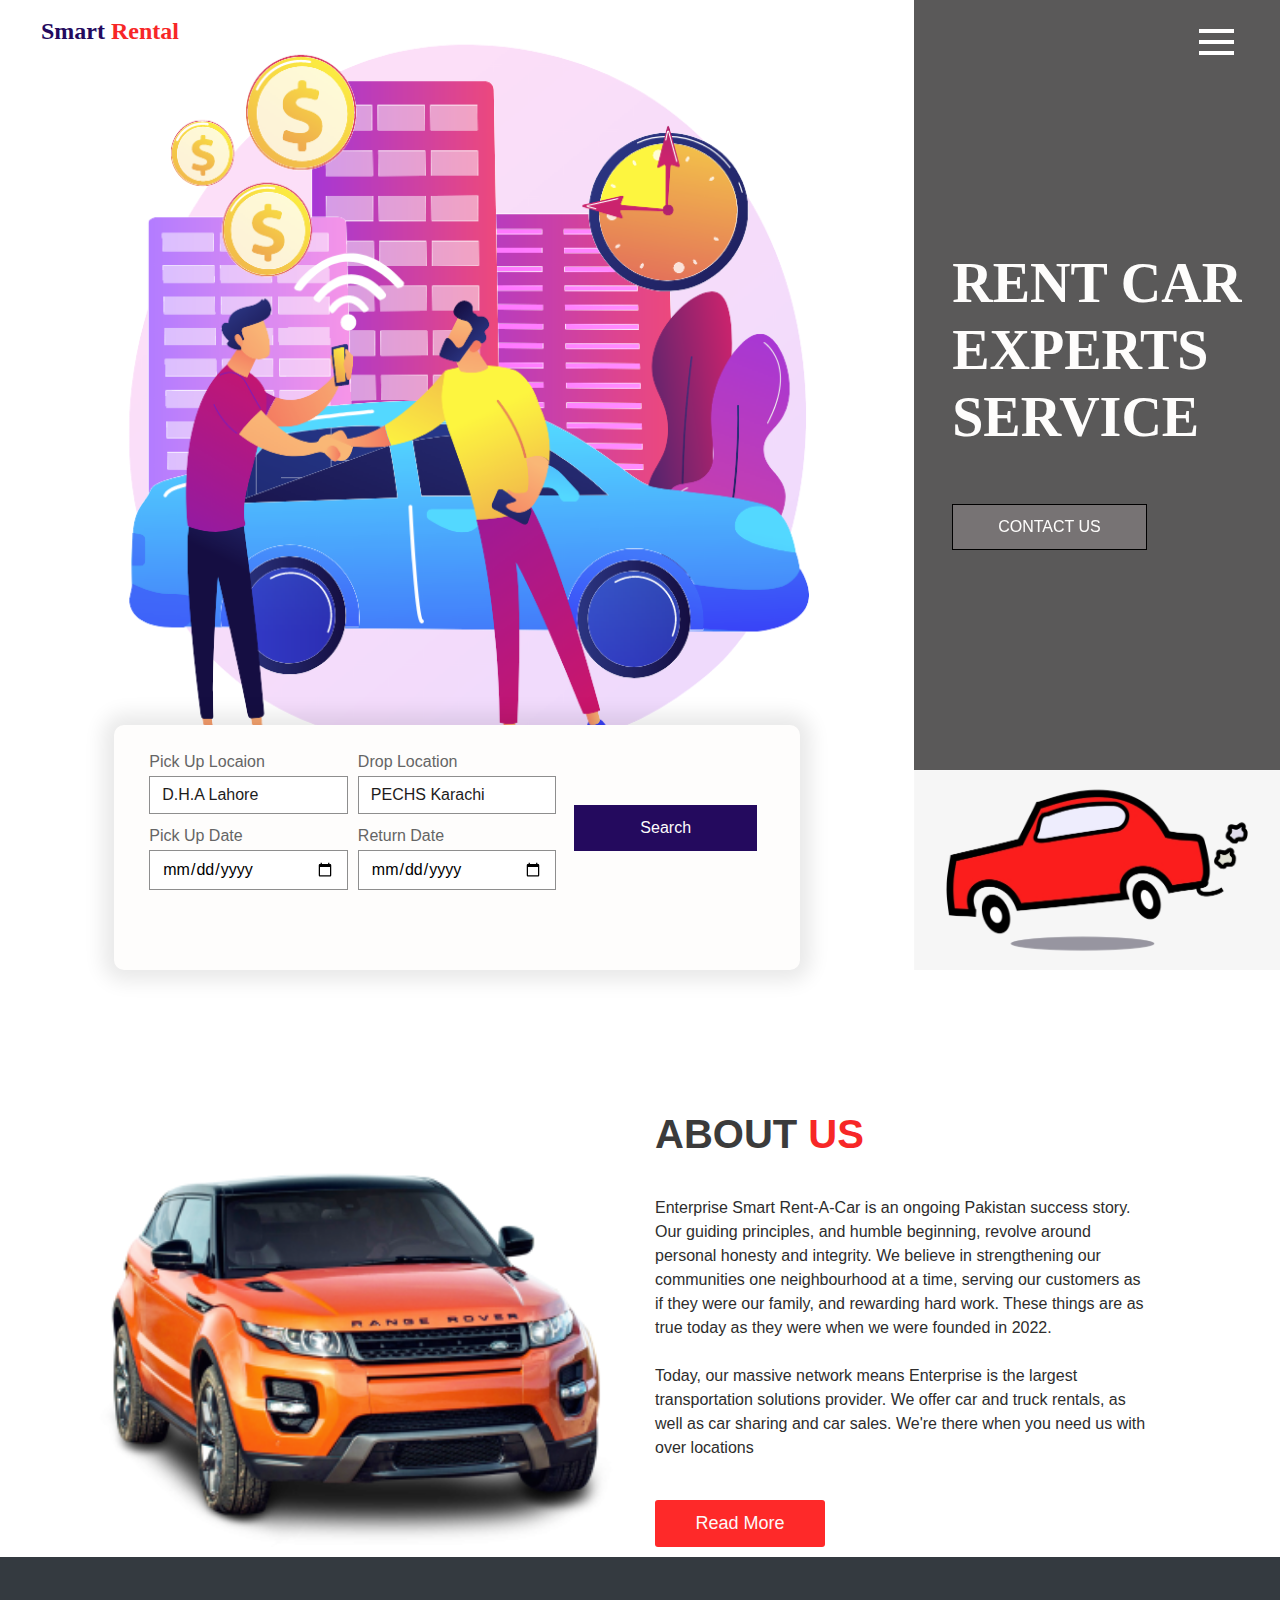
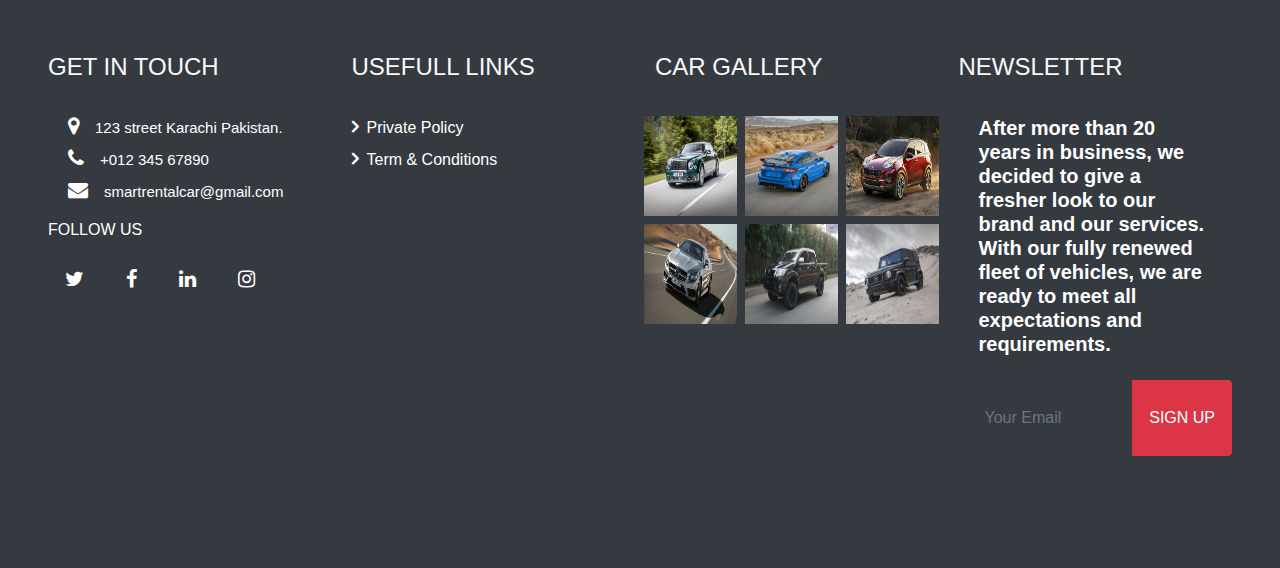
<file: about.html>
<!DOCTYPE html>
<html lang="en">

<head>
    <meta charset="UTF-8">
    <meta name="viewport" content="width=device-width, initial-scale=1.0">
    <title>Smarts Rental Cars</title>
    <link rel="stylesheet" href="css/style.css">
    <link rel="stylesheet" href="css/bootstrap.min.css">
    <link rel="stylesheet" href="https://netdna.bootstrapcdn.com/font-awesome/4.0.3/css/font-awesome.css">

</head>

<body>
    <!-- header section strats -->
    <header class="header_section">
        <div class="container-fluid">
            <nav class="navbar navbar-expand-lg custom_nav-container">
                <a class="navbar-brand" href="index.html">
                    <span style="font-family: 'Italianno', cursive;">
                        Smart <span style="color: #f72727; font-family: 'Italianno', cursive;"> Rental</span>
                    </span>
                </a>

                <div class="navbar-collapse" id="">
                    <div class="user_option">
                
                <div class="custom_menu-btn">
                    <button onclick="openNav()">
                        <span class="s-1"> </span>
                        <span class="s-2"> </span>
                        <span class="s-3"> </span>
                    </button>
                </div>
                <div id="myNav" class="overlay">
                    <div class="overlay-content">
                        <a href="index.html">Home</a>
                        <a href="about.html">About</a>
                        <a href="blog.html">Blog</a>
                        <a href="gallery.html">Cars</a>
                        <a href="services.html">Services</a>
                        <a href="contact.html">Contact Us</a>
                        <a href="#">Login</a>
                    </div>
                </div>
        </div>
        </nav>
        </div>
    </div>

</div>
    </header>
    <!-- end header section -->
    <!-- slider section -->
    <section class=" slider_section position-relative">
        <div class="slider_container">
            <div class="img-box">
                <img src="images/hero-img.jpg" alt="" style="height: 800px;">
            </div>
            <div class="detail_container">
                <div id="carouselExampleControls" class="carousel slide" data-ride="carousel">
                    <div class="carousel-inner">
                        <div class="carousel-item active">
                            <div class="detail-box">
                                <h1 style="font-family: 'Italianno', cursive;">
                                    Rent Car <br>
                                    Experts <br>
                                    Service
                                </h1>
                                <a href="">
                                    Contact Us
                                </a>
                            </div>
                        </div>
                        <div class="carousel-item">
                            <div class="detail-box">
                                <h1>
                                    Rent Car <br>
                                    Experts <br>
                                    Service
                                </h1>
                                <a href="">
                                    Contact Us
                                </a>
                            </div>
                        </div>
                        <div class="carousel-item">
                            <div class="detail-box">
                                <h1>
                                    Rent Car <br>
                                    Experts <br>
                                    Service
                                </h1>
                                <a href="">
                                    Contact Us
                                </a>
                            </div>
                        </div>
                    </div>
                </div>

            </div>
        </div>
    </section>
    </div>
    <!-- end slider section -->
     <!-- book section -->
     <section class="book_section">
        <div class="form_container">
          <form action="">
            <div class="form-row">
              <div class="col-lg-8">
                <div class="form-row">
                  <div class="col-md-6">
                    <label for="parkingName">Pick Up Locaion</label>
                    <input type="text" class="form-control" placeholder="D.H.A Lahore ">
                  </div>
                  <div class="col-md-6">
                    <label for="parkingNumber">Drop Location</label>
                    <input type="text" class="form-control " placeholder="PECHS Karachi ">
                  </div>
                </div>
                <div class="form-row">
                  <div class="col-md-6">
                    <label for="parkingName">Pick Up Date</label>
                    <input type="date" class="form-control " placeholder="07/09/2020">
                  </div>
                  <div class="col-md-6">
                    <label for="parkingNumber">Return Date</label>
                    <input type="date" class="form-control" placeholder="07/09/2020">
                  </div>
                </div>
              </div>
              <div class="col-lg-4">
                <div class="btn-container">
                  <button type="submit" class="">
                    Search
                  </button>
                </div>
              </div>
            </div>
    
          </form>
        </div>
        <div class="img-box">
          <img src="images/book-car.png" alt="" height="200px">
        </div>
      </section>

  <!-- book section End -->

    <!-- About Section Start -->
    <section>
        <div class="about_sectiom layout_padding">
            <div class="container">
                <div class="about_section2">
                    <div class="row">
                        <div class="col-md-6">
                            <div class="imgage_iman"><img src="Image/About/about.png" class="about_img"></div>
                        </div>
                        <div class="col-md-6">
                            <div class="about_taital_box">
                                <h1 class="about_taital ">About <span style="color: #f72727;">Us</span></h1>
                                <p class="about_text">Enterprise Smart Rent-A-Car is an ongoing Pakistan success story.
                                    Our guiding principles, and humble beginning, revolve around personal honesty and
                                    integrity. We believe in strengthening our communities one neighbourhood at a time,
                                    serving our customers as if they were our family, and rewarding hard work. These
                                    things are as true today as they were when we were founded in 2022.
                                    <br>
                                    <br> Today, our massive network means Enterprise is the largest transportation
                                    solutions provider. We offer car and truck rentals, as well as car sharing and car
                                    sales. We're there when you need us with over locations
                                </p>
                                <div class="readmore_btn"><a href="#">Read More</a></div>
                            </div>
                        </div>
                    </div>
                </div>
            </div>
        </div>
    </section>
    <!-- About Section End -->
    <section>
        <div class="container-fluid bg-dark py-5 px-sm-3 px-md-5" style="margin-top: 10px;  ">
            <div class="row pt-5">
                <div class="col-lg-3 col-md-6 mb-5">
                    <h4 class="text-uppercase text-light mb-4">Get In Touch</h4>
                    <p class="text-white mb-2"><i class="fa fa-map-marker text-white mr-3" id="size"></i>123 street
                        Karachi Pakistan.</p>
                    <p class="text-white mb-2"><i class="fa fa-phone text-white mr-3" id="size"></i>+012 345 67890</p>
                    <p class="text-white mb-2"><i class="fa fa-envelope text-white mr-3"
                            id="size"></i>smartrentalcar@gmail.com</p>
                    <h6 class="text-uppercase text-white py-2">Follow Us</h6>
                    <div class="d-flex justify-content-start">
                        <a class="btn btn-lg btn-dark btn-lg-square mr-2" href="#"><i class="fa fa-twitter"></i></a>
                        <a class="btn btn-lg btn-dark btn-lg-square mr-2" href="#"><i class="fa fa-facebook"></i></a>
                        <a class="btn btn-lg btn-dark btn-lg-square mr-2" href="#"><i class="fa fa-linkedin"></i></a>
                        <a class="btn btn-lg btn-dark btn-lg-square" href="#"><i class="fa fa-instagram"></i></a>
                    </div>
                </div>
                <div class="col-lg-3 col-md-6 mb-5">
                    <h4 class="text-uppercase text-light mb-4">Usefull Links</h4>
                    <div class="d-flex flex-column justify-content-start">
                        <a class="text-white mb-2" href="privacypolicy.html"><i
                                class="fa fa-angle-right text-white mr-2" id="size"></i>Private Policy</a>
                        <a class="text-white mb-2" href="#"><i class="fa fa-angle-right text-white mr-2"
                                id="size"></i>Term & Conditions</a>

                    </div>
                </div>
                <div class="col-lg-3 col-md-6 mb-5">
                    <h4 class="text-uppercase text-light mb-4">Car Gallery</h4>
                    <div class="row mx-n1">
                        <div class="col-4 px-1 mb-2">
                            <a href=""><img class="w-100" src="Image/footer gallery/bentley.jpg" alt=""
                                    style="height: 100px;"></a>
                        </div>
                        <div class="col-4 px-1 mb-2">
                            <a href=""><img class="w-100" src="Image/footer gallery/civic.jpg" alt=""
                                    style="height: 100px;"></a>
                        </div>
                        <div class="col-4 px-1 mb-2">
                            <a href=""><img class="w-100" src="Image/footer gallery/Kia.jpg" alt=""
                                    style="height: 100px;"></a>
                        </div>
                        <div class="col-4 px-1 mb-2">
                            <a href=""><img class="w-100" src="Image/footer gallery/mercede benz 1.jpg" alt=""
                                    style="height: 100px;"></a>
                        </div>
                        <div class="col-4 px-1 mb-2">
                            <a href=""><img class="w-100" src="Image/footer gallery/vigo.jpg" alt=""
                                    style="height: 100px;"></a>
                        </div>
                        <div class="col-4 px-1 mb-2">
                            <a href=""><img class="w-100" src="Image/footer gallery/wagon G.jpg" alt=""
                                    style="height: 100px;"></a>
                        </div>
                    </div>
                </div>
                <div class="col-lg-3 col-md-6 mb-5">
                    <h4 class="text-uppercase text-light mb-4">Newsletter</h4>
                    <p class="text-white mb-4" id="size">After more than 20 years in business, we decided to give a
                        fresher look to our brand and our services. With our fully renewed fleet of vehicles, we are
                        ready to meet all expectations and requirements.</p>
                    <div class="w-100 mb-3">
                        <div class="input-group">
                            <input type="text" class=" text-white form-control bg-dark border-dark "
                                style="padding: 25px;" placeholder="Your Email">
                            <div class="input-group-append">
                                <button class="btn btn-danger text-uppercase px-3">Sign Up</button>
                            </div>
                        </div>
                    </div>

                </div>
            </div>
        </div>



    </section>

    <script src="js/bootstrap.min.js"></script>
    <script src="js/main.js"></script>
</body>

</html>
</file>
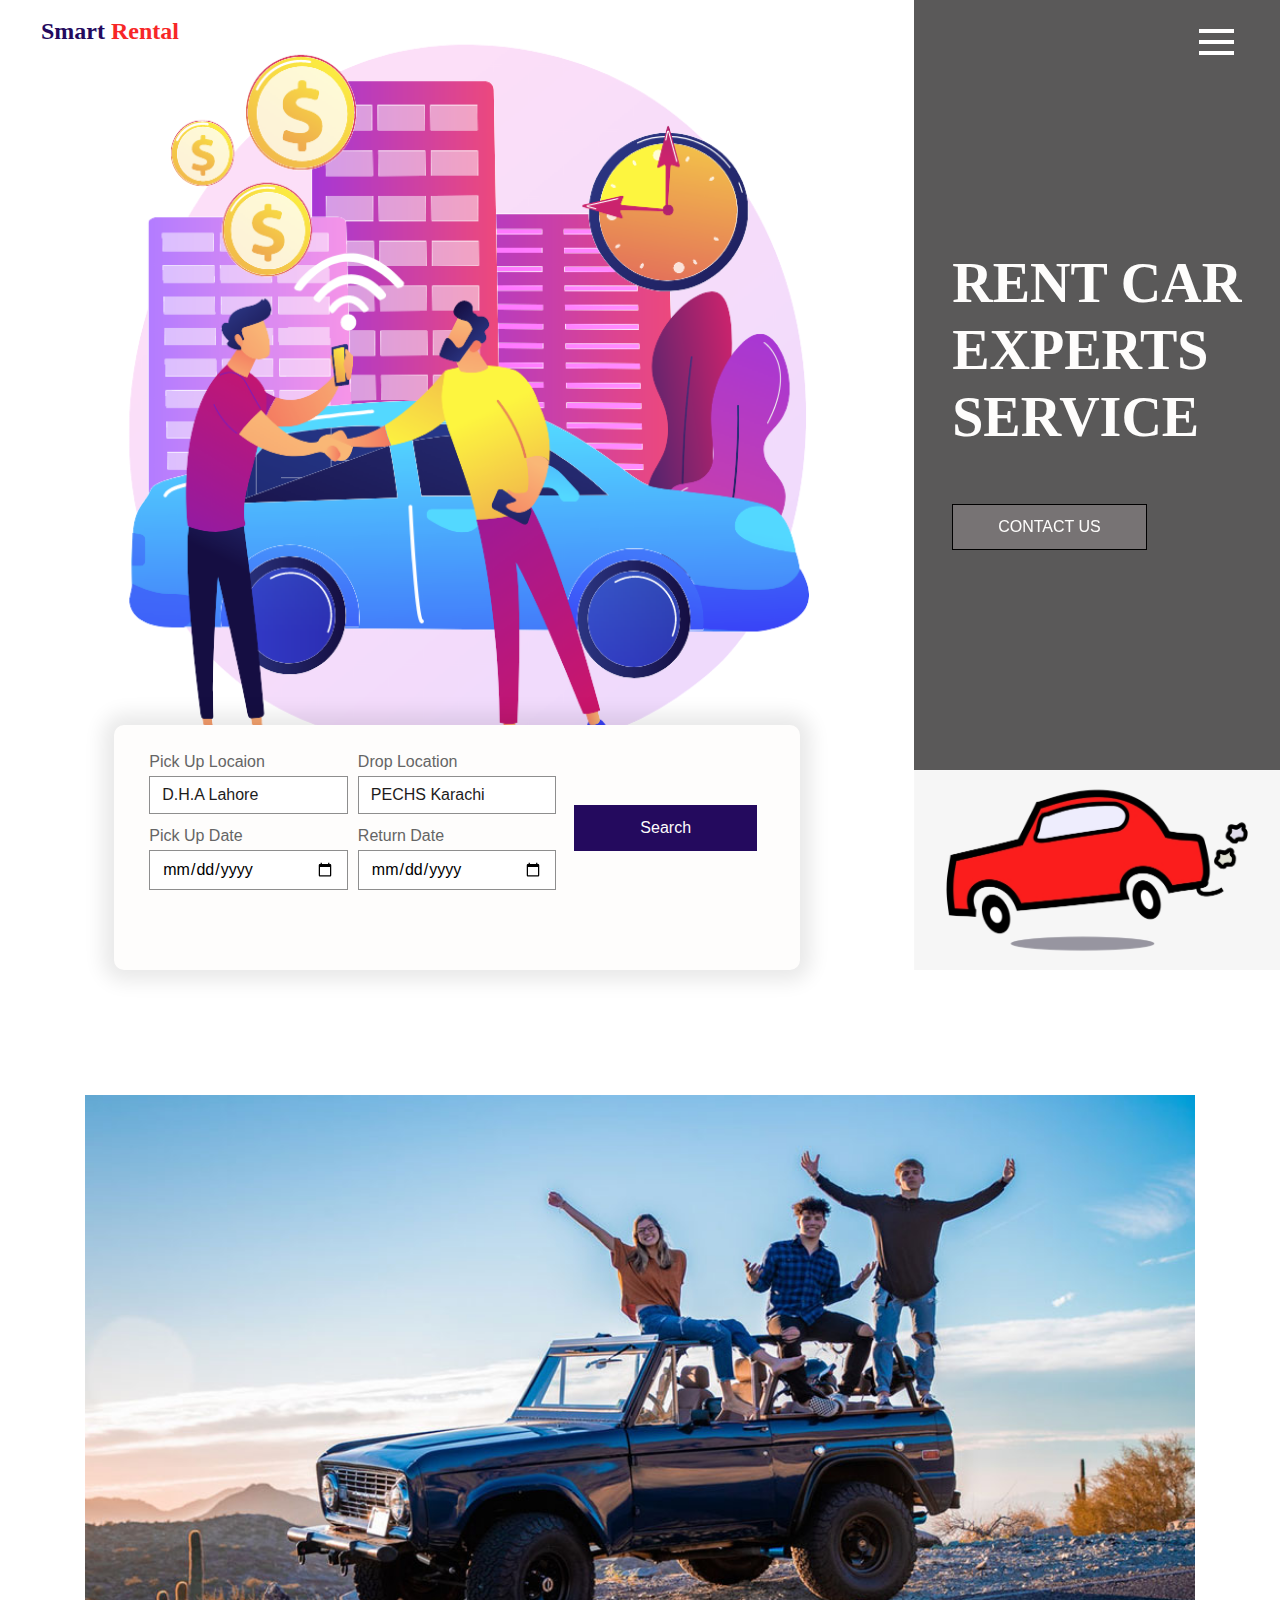
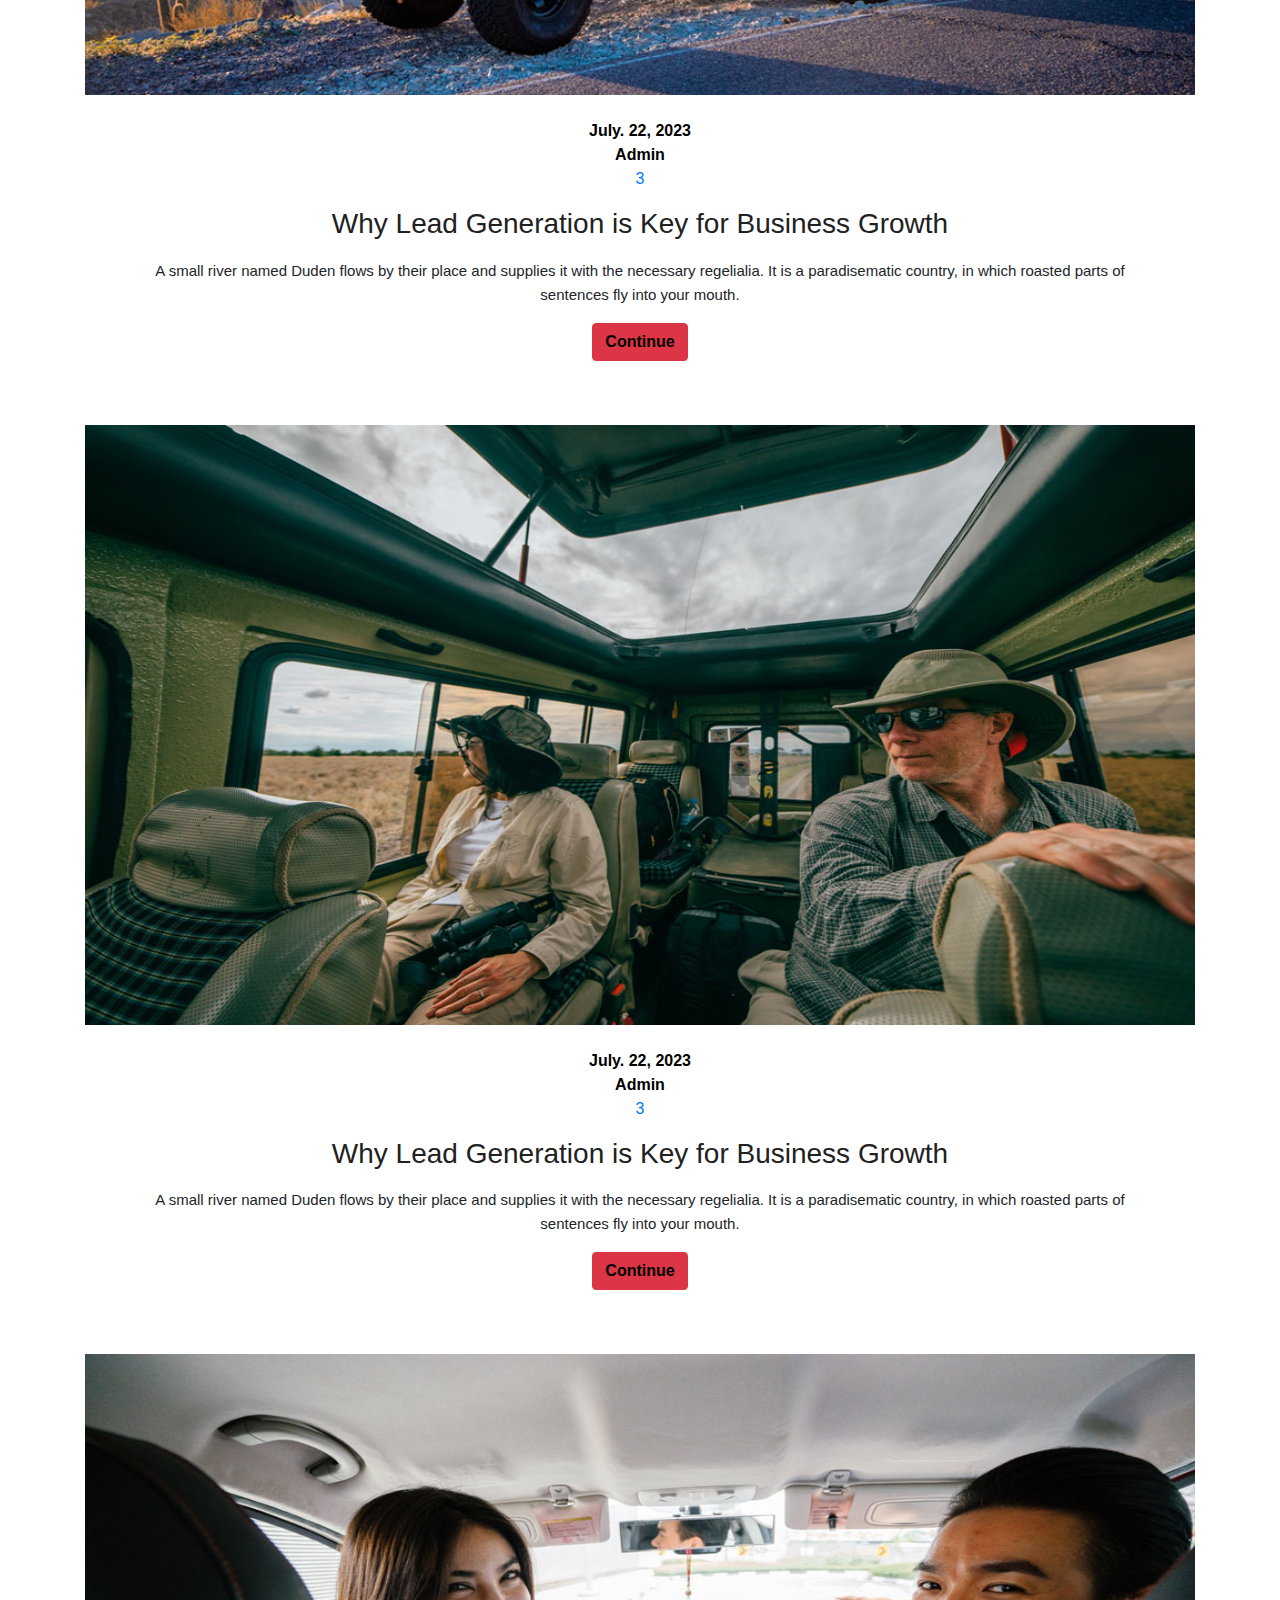
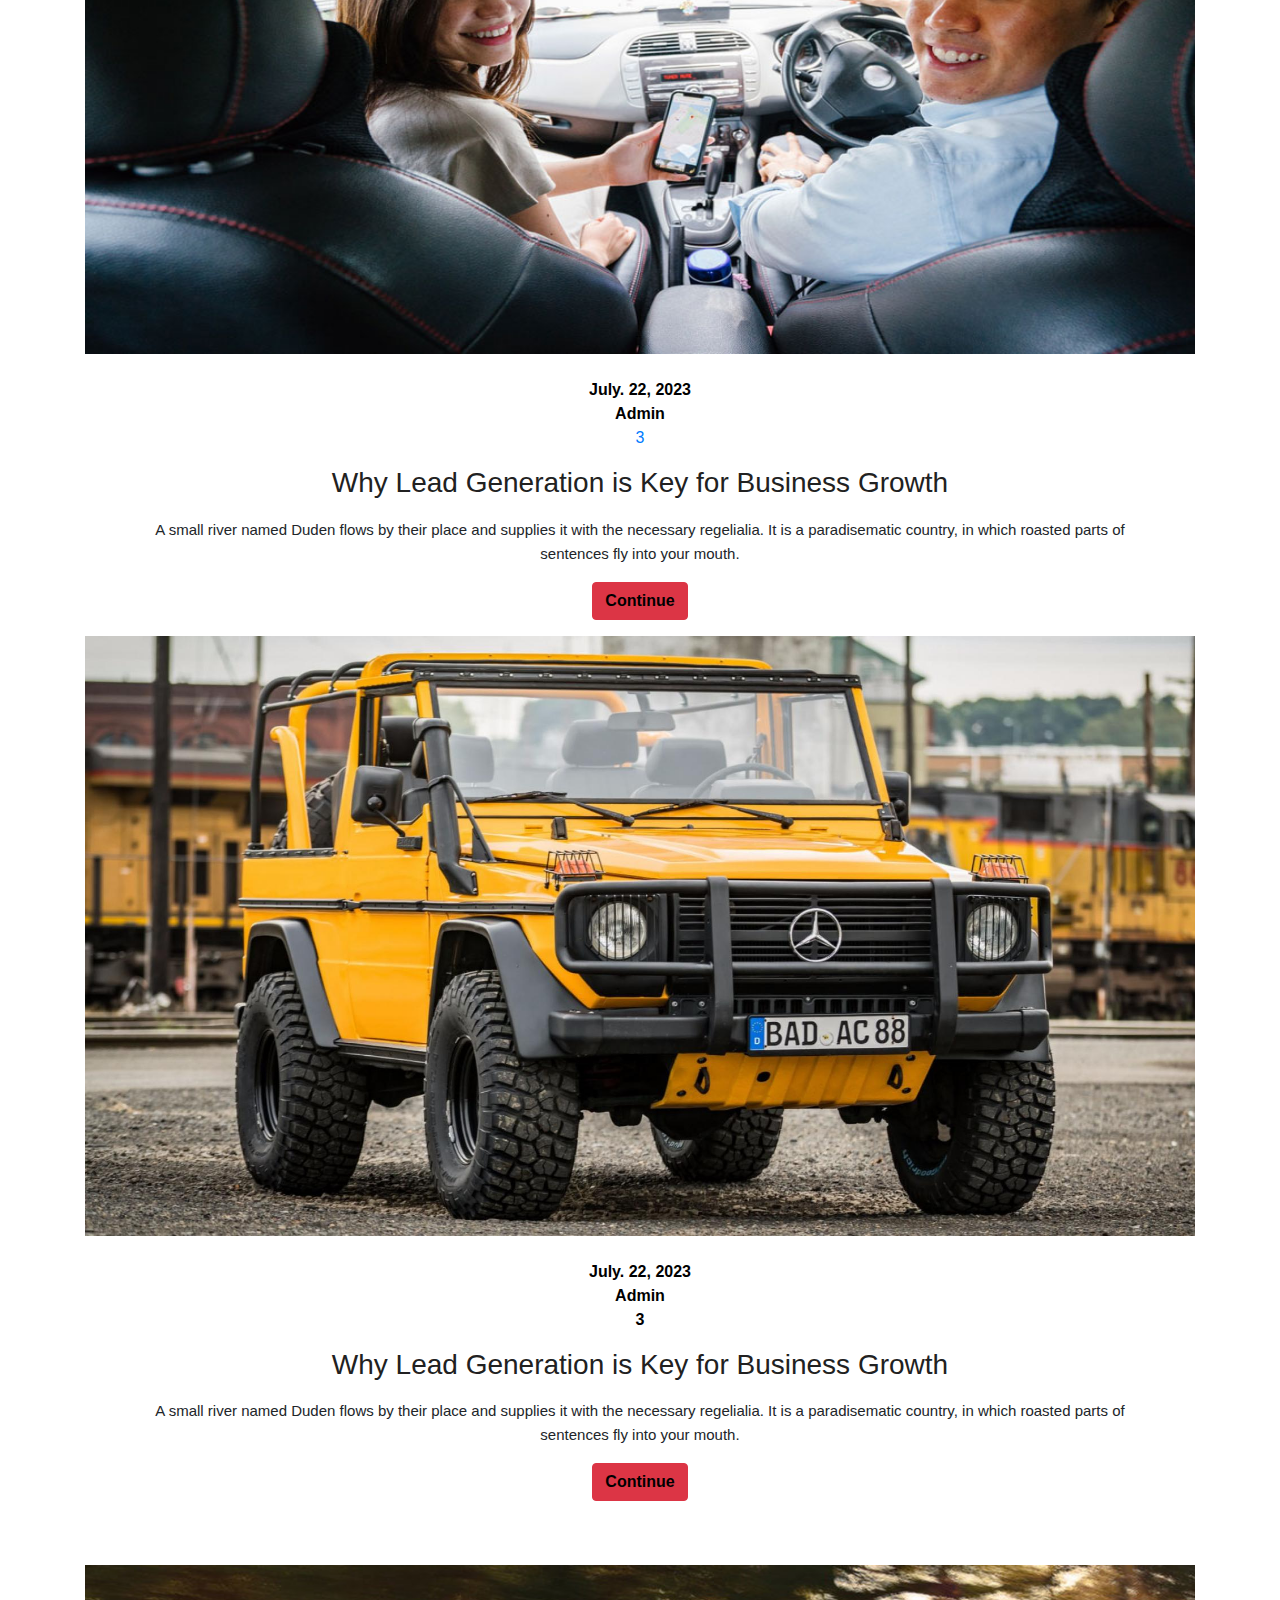
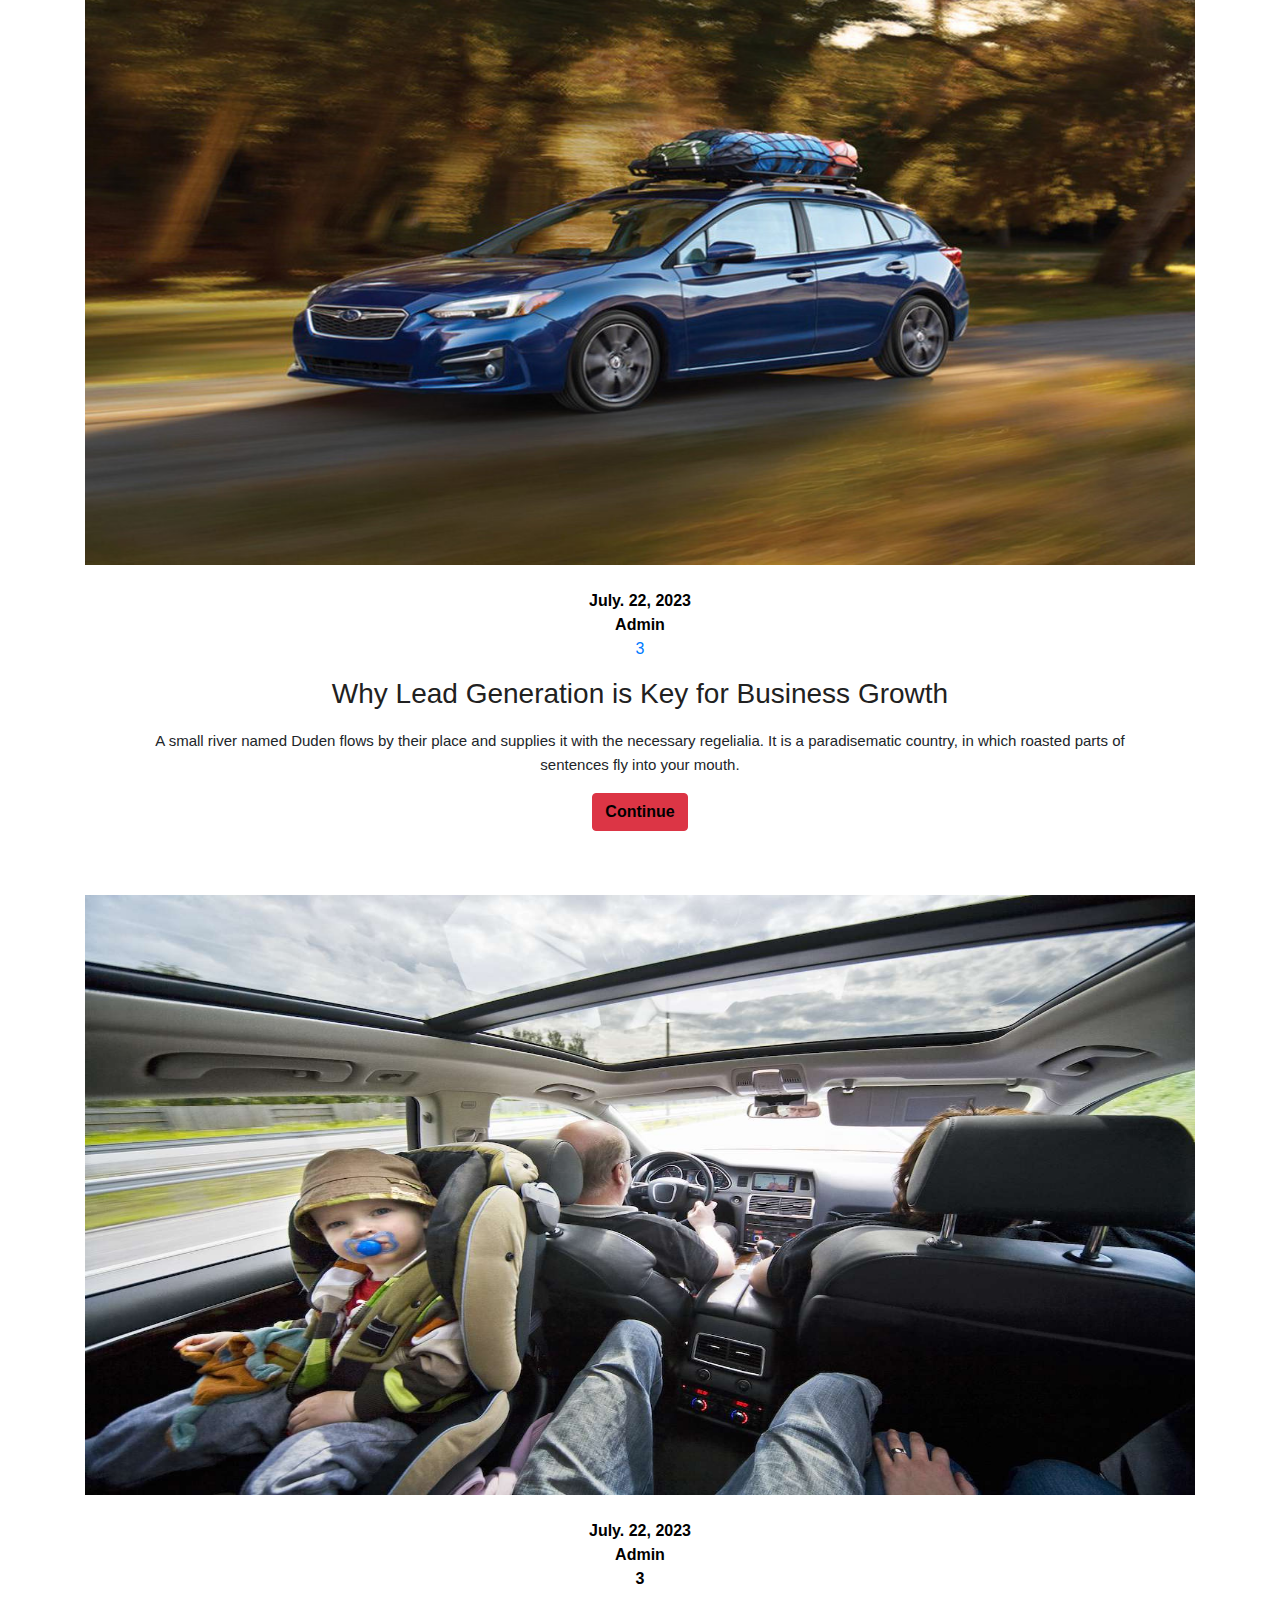
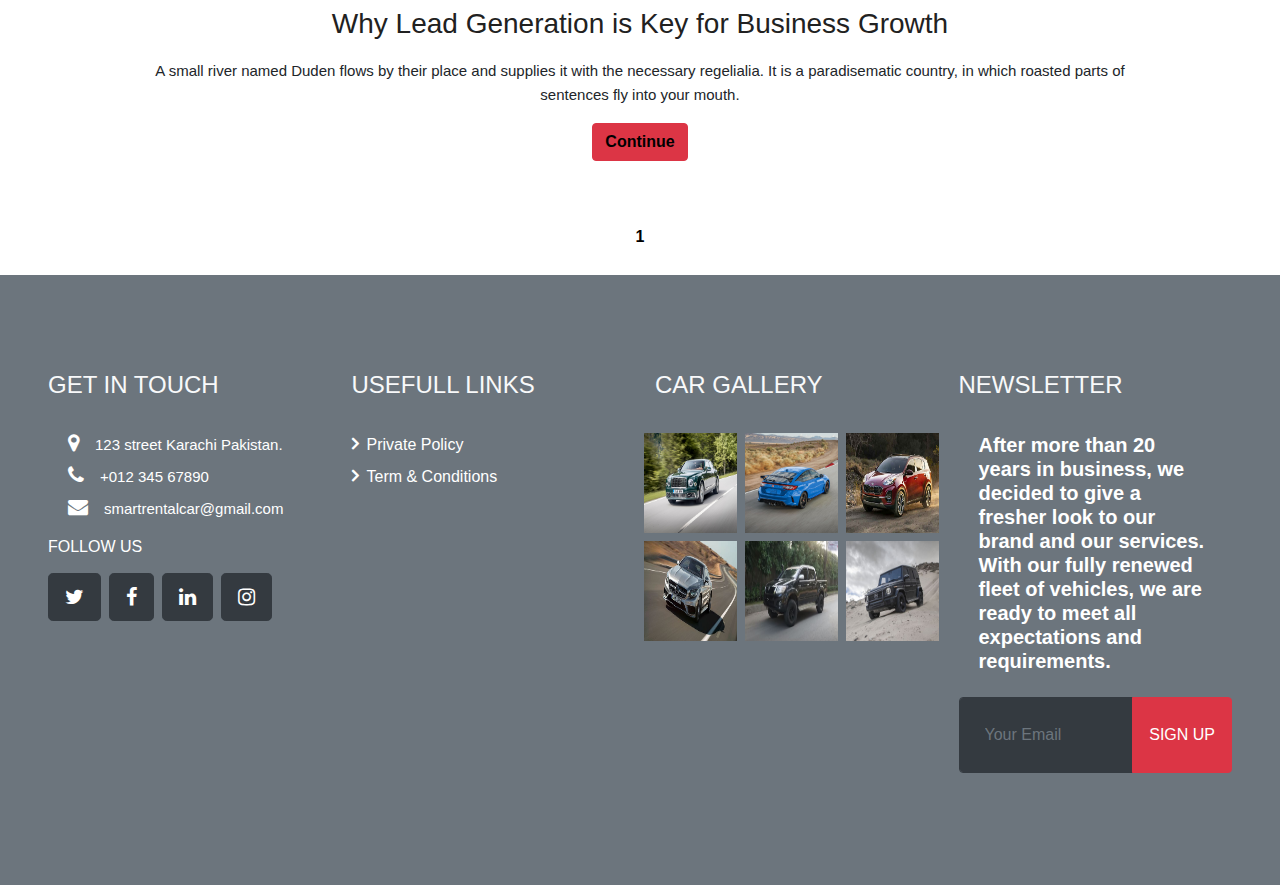
<file: blog.html>
<!DOCTYPE html>
<html lang="en">

<head>
    <meta charset="UTF-8">
    <meta name="viewport" content="width=device-width, initial-scale=1.0">
    <title>Smarts Rental Cars</title>
    <link rel="stylesheet" href="css/style.css">
    <link rel="stylesheet" href="css/bootstrap.min.css">
    <link rel="stylesheet" href="https://netdna.bootstrapcdn.com/font-awesome/4.0.3/css/font-awesome.css">
    <link rel="stylesheet" href="css/responsive.css">

</head>

<body>
     <!-- header section strats -->
     <header class="header_section">
        <div class="container-fluid">
            <nav class="navbar navbar-expand-lg custom_nav-container">
                <a class="navbar-brand" href="index.html">
                    <span style="font-family: 'Italianno', cursive;">
                        Smart <span style="color: #f72727; font-family: 'Italianno', cursive;"> Rental</span>
                    </span>
                </a>

                <div class="navbar-collapse" id="">
                    <div class="user_option">
                
                <div class="custom_menu-btn">
                    <button onclick="openNav()">
                        <span class="s-1"> </span>
                        <span class="s-2"> </span>
                        <span class="s-3"> </span>
                    </button>
                </div>
                <div id="myNav" class="overlay">
                    <div class="overlay-content">
                        <a href="index.html">Home</a>
                        <a href="about.html">About</a>
                        <a href="blog.html">Blog</a>
                        <a href="gallery.html">Cars</a>
                        <a href="services.html">Services</a>
                        <a href="contact.html">Contact Us</a>
                        <a href="#">Login</a>
                    </div>
                </div>
        </div>
        </nav>
        </div>
    </div>

</div>
    </header>
    <!-- end header section -->
    <!-- slider section -->
    <section class=" slider_section position-relative">
        <div class="slider_container">
            <div class="img-box">
                <img src="images/hero-img.jpg" alt="" style="height: 800px;">
            </div>
            <div class="detail_container">
                <div id="carouselExampleControls" class="carousel slide" data-ride="carousel">
                    <div class="carousel-inner">
                        <div class="carousel-item active">
                            <div class="detail-box">
                                <h1 style="font-family: 'Italianno', cursive;">
                                    Rent Car <br>
                                    Experts <br>
                                    Service
                                </h1>
                                <a href="">
                                    Contact Us
                                </a>
                            </div>
                        </div>
                        <div class="carousel-item">
                            <div class="detail-box">
                                <h1>
                                    Rent Car <br>
                                    Experts <br>
                                    Service
                                </h1>
                                <a href="">
                                    Contact Us
                                </a>
                            </div>
                        </div>
                        <div class="carousel-item">
                            <div class="detail-box">
                                <h1>
                                    Rent Car <br>
                                    Experts <br>
                                    Service
                                </h1>
                                <a href="">
                                    Contact Us
                                </a>
                            </div>
                        </div>
                    </div>
                </div>

            </div>
        </div>
    </section>
    </div>
    <!-- end slider section -->
 <!-- book section -->
 <section class="book_section">
    <div class="form_container">
      <form action="">
        <div class="form-row">
          <div class="col-lg-8">
            <div class="form-row">
              <div class="col-md-6">
                <label for="parkingName">Pick Up Locaion</label>
                <input type="text" class="form-control" placeholder="D.H.A Lahore ">
              </div>
              <div class="col-md-6">
                <label for="parkingNumber">Drop Location</label>
                <input type="text" class="form-control " placeholder="PECHS Karachi ">
              </div>
            </div>
            <div class="form-row">
              <div class="col-md-6">
                <label for="parkingName">Pick Up Date</label>
                <input type="date" class="form-control " placeholder="07/09/2020">
              </div>
              <div class="col-md-6">
                <label for="parkingNumber">Return Date</label>
                <input type="date" class="form-control" placeholder="07/09/2020">
              </div>
            </div>
          </div>
          <div class="col-lg-4">
            <div class="btn-container">
              <button type="submit" class="">
                Search
              </button>
            </div>
          </div>
        </div>

      </form>
    </div>
    <div class="img-box">
      <img src="images/book-car.png" alt="" height="200px">
    </div>
  </section>

<!-- book section End -->
<!-- Blog Section Start -->
<section class="ftco-section">
    <div class="container">
      <div class="row d-flex justify-content-center">
        <div class="col-md-12 text-center d-flex ftco-animate">
            <div class="blog-entry justify-content-end mb-md-5">
            <a href="blog.html" class="block-20 img"><img src="Image/Blogs/bg 1.jpg" style="height: 600px; width: 100%;">
            </a>
            <div class="text px-md-5 pt-4">
                <div class="meta mb-3">
                <div><a href="#" style="color: black; font-weight: bold;">July. 22, 2023</a></div>
                <div><a href="#" style="color: black; font-weight: bold;">Admin</a></div>
                <div><a href="#" class="meta-chat"><span class="icon-chat"></span> 3</a></div>
              </div>
              <h3 class="heading mt-2"><a href="#">Why Lead Generation is Key for Business Growth</a></h3>
              <p>A small river named Duden flows by their place and supplies it with the necessary regelialia. It is a paradisematic country, in which roasted parts of sentences fly into your mouth.</p>
              <p><a href="blog.html" class="btn btn-danger"style="color: black; font-weight: bold;" >Continue <span class="icon-long-arrow-right"></span></a></p>
            </div>
          </div>
        </div>
        <div class="col-md-12 text-center d-flex ftco-animate">
            <div class="blog-entry justify-content-end mb-md-5">
            <a href="blog.html" class="block-20 img"><img src="Image/Blogs/bg 2.jpg" style="height: 600px; width: 100%;">
            </a>
            <div class="text px-md-5 pt-4">
                <div class="meta mb-3">
                <div><a href="#" style="color: black; font-weight: bold;">July. 22, 2023</a></div>
                <div><a href="#" style="color: black; font-weight: bold;">Admin</a></div>
                <div><a href="#" class="meta-chat"><span class="icon-chat"></span> 3</a></div>
              </div>
              <h3 class="heading mt-2"><a href="#">Why Lead Generation is Key for Business Growth</a></h3>
              <p>A small river named Duden flows by their place and supplies it with the necessary regelialia. It is a paradisematic country, in which roasted parts of sentences fly into your mouth.</p>
              <p><a href="blog.html" class="btn btn-danger" style="color: black; font-weight: bold;">Continue <span class="icon-long-arrow-right"></span></a></p>
            </div>
          </div>
        </div>
        <div class="col-md-12 text-center d-flex ftco-animate">
            <div class="blog-entry">
            <a href="blog.html" class="block-20 img" ><img src="Image/Blogs/bg 3.jpg" style="height: 600px; width: 100%;">
            </a>
            <div class="text px-md-5 pt-4">
                <div class="meta mb-3">
                <div><a href="#" style="color: black; font-weight: bold;">July. 22, 2023</a></div>
                <div><a href="#" style="color: black; font-weight: bold;">Admin</a></div>
                <div><a href="#" class="meta-chat"><span class="icon-chat"></span> 3</a></div>
              </div>
              <h3 class="heading mt-2"><a href="#">Why Lead Generation is Key for Business Growth</a></h3>
              <p>A small river named Duden flows by their place and supplies it with the necessary regelialia. It is a paradisematic country, in which roasted parts of sentences fly into your mouth.</p>
              <p><a href="blog.html" class="btn btn-danger" style="color: black; font-weight: bold;">Continue <span class="icon-long-arrow-right"></span></a></p>
            </div>
          </div>
        </div>
        <div class="col-md-12 text-center d-flex ftco-animate">
            <div class="blog-entry justify-content-end mb-md-5">
            <a href="blog.html" class="block-20 img" ><img src="Image/Blogs/bg 4.jpg" style="height: 600px; width: 100%;">
            <div class="text px-md-5 pt-4">
                <div class="meta mb-3">
                <div><a href="#" style="color: black; font-weight: bold;">July. 22, 2023</a></div>
                <div><a href="#" style="color: black; font-weight: bold;">Admin</a></div>
                <div><a href="#" class="meta-chat" style="color: black; font-weight: bold;"><span class="icon-chat"></span> 3</a></div>
              </div>
              <h3 class="heading mt-2"><a href="#">Why Lead Generation is Key for Business Growth</a></h3>
              <p>A small river named Duden flows by their place and supplies it with the necessary regelialia. It is a paradisematic country, in which roasted parts of sentences fly into your mouth.</p>
              <p><a href="blog.html" class="btn btn-danger" style="color: black; font-weight: bold;">Continue <span class="icon-long-arrow-right"></span></a></p>
            </div>
          </div>
        </div>
        <div class="col-md-12 text-center d-flex ftco-animate">
            <div class="blog-entry justify-content-end mb-md-5">
            <a href="blog.html" class="block-20 img"><img src="Image/Blogs/bg 5.jpg" style="height: 600px; width: 100%;">
            </a>
            <div class="text px-md-5 pt-4">
                <div class="meta mb-3">
                <div><a href="#" style="color: black; font-weight: bold;">July. 22, 2023</a></div>
                <div><a href="#" style="color: black; font-weight: bold;">Admin</a></div>
                <div><a href="#" class="meta-chat"><span class="icon-chat"></span> 3</a></div>
              </div>
              <h3 class="heading mt-2"><a href="#">Why Lead Generation is Key for Business Growth</a></h3>
              <p>A small river named Duden flows by their place and supplies it with the necessary regelialia. It is a paradisematic country, in which roasted parts of sentences fly into your mouth.</p>
              <p><a href="blog.html" class="btn btn-danger" style="color: black; font-weight: bold;">Continue <span class="icon-long-arrow-right"></span></a></p>
            </div>
          </div>
        </div>
        <div class="col-md-12 text-center d-flex ftco-animate">
            <div class="blog-entry">
            <a href="blog-single.html" class="block-20 img"><img src="Image/Blogs/bg 6.jpg" style="height: 600px; width: 100%;">
            </a>
            <div class="text px-md-5 pt-4">
                <div class="meta mb-3">
                <div><a href="#" style="color: black; font-weight: bold;">July. 22, 2023</a></div>
                <div><a href="#" style="color: black; font-weight: bold;">Admin</a></div>
                <div><a href="#" class="meta-chat" style="color: black; font-weight: bold;"><span class="icon-chat"></span> 3</a></div>
              </div>
              <h3 class="heading mt-2"><a href="#">Why Lead Generation is Key for Business Growth</a></h3>
              <p>A small river named Duden flows by their place and supplies it with the necessary regelialia. It is a paradisematic country, in which roasted parts of sentences fly into your mouth.</p>
              <p><a href="blog.html" class="btn btn-danger" style="color: black; font-weight: bold;">Continue <span class="icon-long-arrow-right"></span></a></p>
            </div>
          </div>
        </div>
      </div>
      <div class="row mt-5">
        <div class="col text-center">
          <div class="block-27">
            <ul>
              <li class="active" style="color: black; font-weight: bold;"><span>1</span></li>
           
            </ul>
          </div>
        </div>
      </div>
    </div>
  </section>
<!-- Blog Section End -->

<!-- Footer Start -->

<section>
    <div class="container-fluid bg-secondary py-5 px-sm-3 px-md-5" style="margin-top: 10px; " id="color">
        <div class="row pt-5">
            <div class="col-lg-3 col-md-6 mb-5">
                <h4 class="text-uppercase text-light mb-4">Get In Touch</h4>
                <p class="text-white mb-2"><i class="fa fa-map-marker text-white mr-3" id="size"></i>123 street
                    Karachi Pakistan.</p>
                <p class="text-white mb-2"><i class="fa fa-phone text-white mr-3" id="size"></i>+012 345 67890</p>
                <p class="text-white mb-2"><i class="fa fa-envelope text-white mr-3"
                        id="size"></i>smartrentalcar@gmail.com</p>
                <h6 class="text-uppercase text-white py-2">Follow Us</h6>
                <div class="d-flex justify-content-start">
                    <a class="btn btn-lg btn-dark btn-lg-square mr-2" href="#"><i class="fa fa-twitter"></i></a>
                    <a class="btn btn-lg btn-dark btn-lg-square mr-2" href="#"><i class="fa fa-facebook"></i></a>
                    <a class="btn btn-lg btn-dark btn-lg-square mr-2" href="#"><i class="fa fa-linkedin"></i></a>
                    <a class="btn btn-lg btn-dark btn-lg-square" href="#"><i class="fa fa-instagram"></i></a>
                </div>
            </div>
            <div class="col-lg-3 col-md-6 mb-5">
                <h4 class="text-uppercase text-light mb-4">Usefull Links</h4>
                <div class="d-flex flex-column justify-content-start">
                    <a class="text-white mb-2" href="privacypolicy.html"><i
                            class="fa fa-angle-right text-white mr-2" id="size"></i>Private Policy</a>
                    <a class="text-white mb-2" href="#"><i class="fa fa-angle-right text-white mr-2"
                            id="size"></i>Term & Conditions</a>
                </div>
            </div>
            <div class="col-lg-3 col-md-6 mb-5">
                <h4 class="text-uppercase text-light mb-4">Car Gallery</h4>
                <div class="row mx-n1">
                    <div class="col-4 px-1 mb-2">
                        <a href=""><img class="w-100" src="Image/footer gallery/bentley.jpg" alt=""
                                style="height: 100px;"></a>
                    </div>
                    <div class="col-4 px-1 mb-2">
                        <a href=""><img class="w-100" src="Image/footer gallery/civic.jpg" alt=""
                                style="height: 100px;"></a>
                    </div>
                    <div class="col-4 px-1 mb-2">
                        <a href=""><img class="w-100" src="Image/footer gallery/Kia.jpg" alt=""
                                style="height: 100px;"></a>
                    </div>
                    <div class="col-4 px-1 mb-2">
                        <a href=""><img class="w-100" src="Image/footer gallery/mercede benz 1.jpg" alt=""
                                style="height: 100px;"></a>
                    </div>
                    <div class="col-4 px-1 mb-2">
                        <a href=""><img class="w-100" src="Image/footer gallery/vigo.jpg" alt=""
                                style="height: 100px;"></a>
                    </div>
                    <div class="col-4 px-1 mb-2">
                        <a href=""><img class="w-100" src="Image/footer gallery/wagon G.jpg" alt=""
                                style="height: 100px;"></a>
                    </div>
                </div>
            </div>
            <div class="col-lg-3 col-md-6 mb-5">
                <h4 class="text-uppercase text-light mb-4">Newsletter</h4>
                <p class="text-white mb-4" id="size">After more than 20 years in business, we decided to give a
                    fresher look to our brand and our services. With our fully renewed fleet of vehicles, we are
                    ready to meet all expectations and requirements.</p>
                <div class="w-100 mb-3">
                    <div class="input-group">
                        <input type="text" class=" text-white form-control bg-dark border-dark "
                            style="padding: 25px;" placeholder="Your Email">
                        <div class="input-group-append">
                            <button class="btn btn-danger text-uppercase px-3">Sign Up</button>
                        </div>
                    </div>
                </div>

            </div>
        </div>
    </div>



</section>

<!-- Footer End -->



       








<script src="https://cdn.jsdelivr.net/npm/bootstrap@5.0.2/dist/js/bootstrap.bundle.min.js"></script>
<script src="js/main.js"></script>

</body>

</html>
</file>
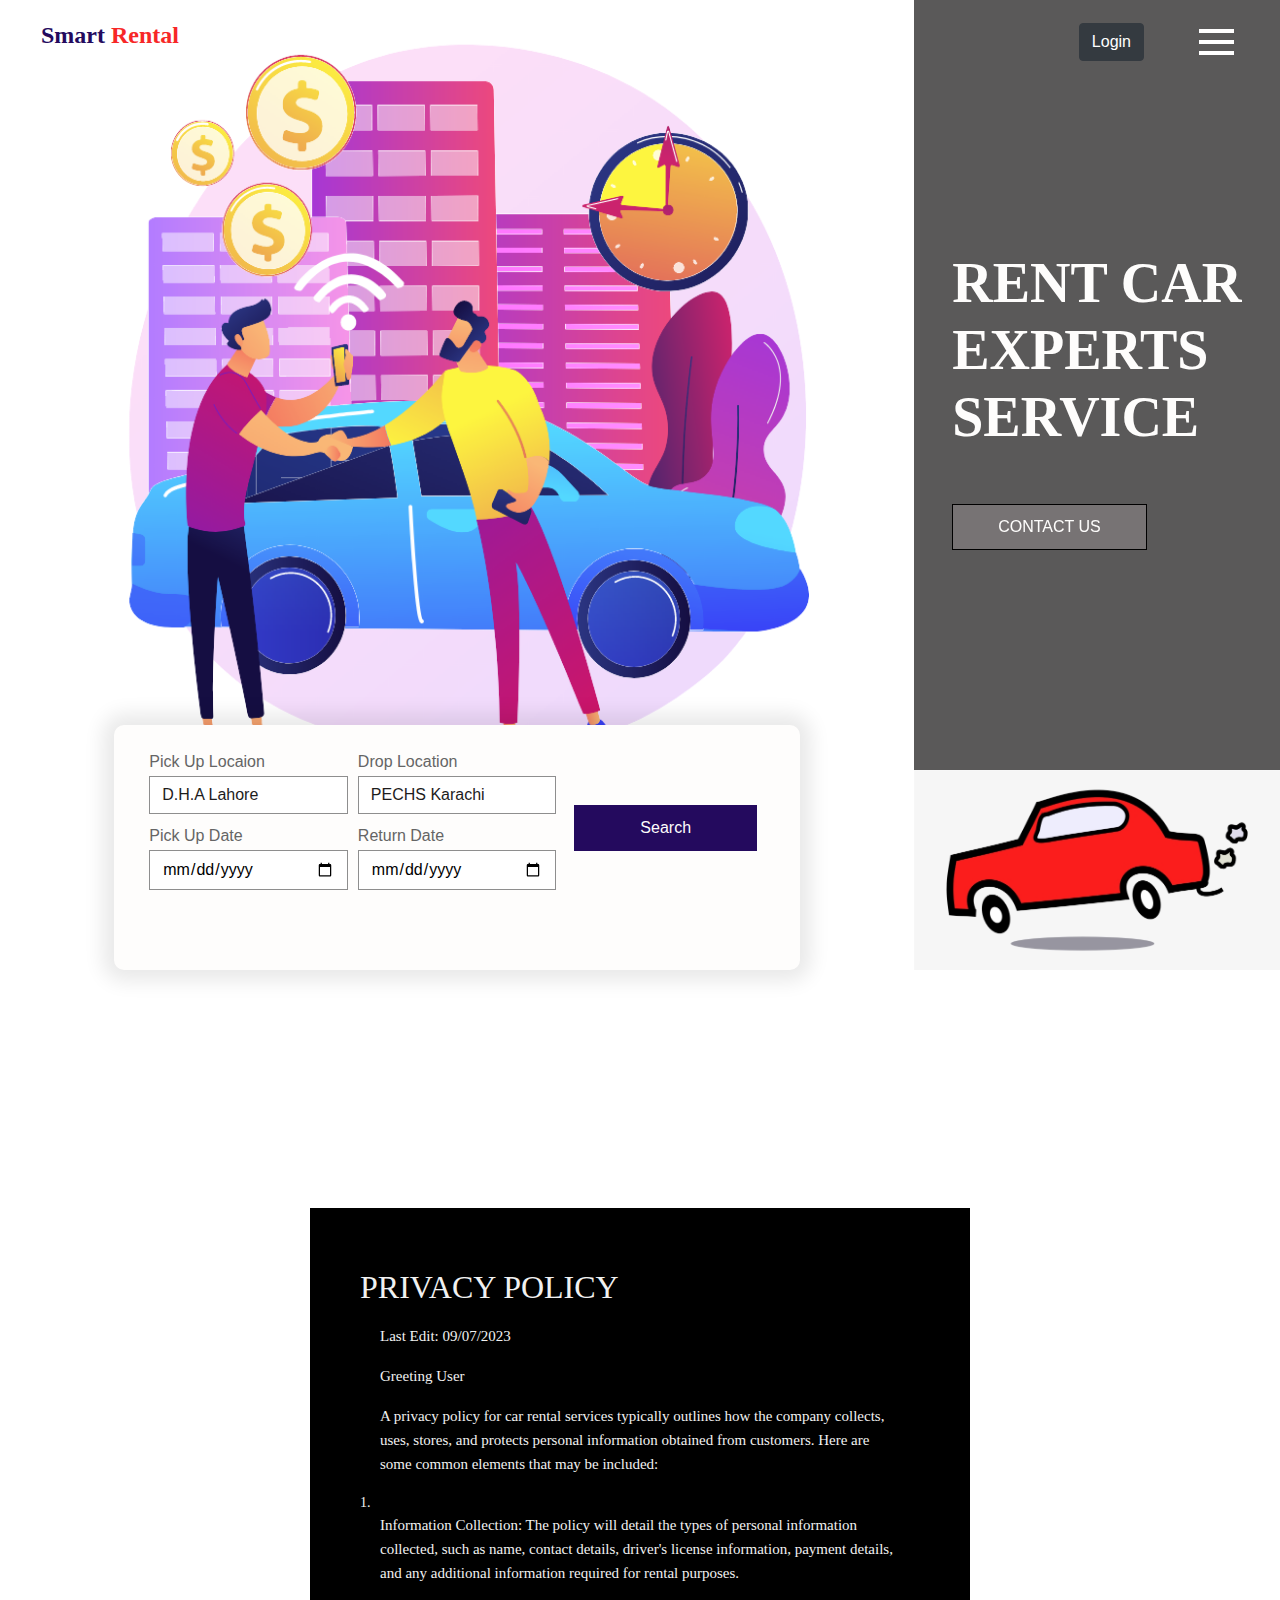
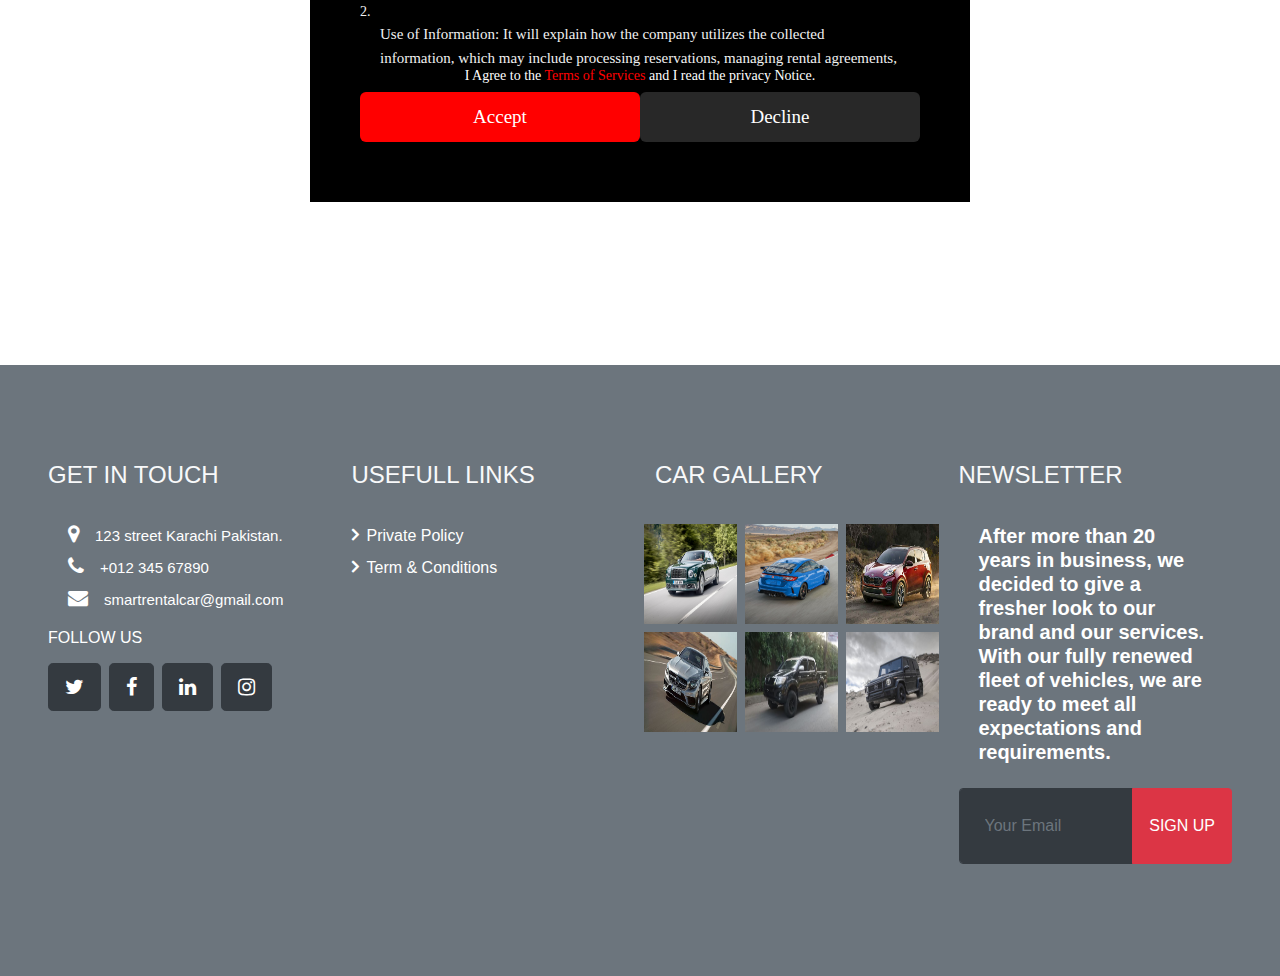
<file: privacypolicy.html>
<!DOCTYPE html>
<html lang="en">

<head>
    <meta charset="UTF-8">
    <meta name="viewport" content="width=device-width, initial-scale=1.0">
    <title>Smarts Rental Cars</title>
    <link rel="stylesheet" href="css/style.css">
    <link rel="stylesheet" href="css/bootstrap.min.css">
    <link rel="stylesheet" href="https://netdna.bootstrapcdn.com/font-awesome/4.0.3/css/font-awesome.css">

</head>

<body>
    <div class="hero_area">
        <!-- header section strats -->
        <header class="header_section">
          <div class="container-fluid">
            <nav class="navbar navbar-expand-lg custom_nav-container">
              <a class="navbar-brand" href="index.html">
                <span style="font-family: 'Italianno', cursive;">
                  Smart <span style="color: #f72727; font-family: 'Italianno', cursive;"> Rental</span>
                </span>
              </a>
    
              <div class="navbar-collapse" id="">
                <div class="user_option">
                    <button type="button" data-bs-toggle="modal" data-bs-target="#modal1" class="btn btn-dark"
                    id="sign" style="margin-top: 15px; margin-left: 60px;">Login</button>

                <div class="modal fade" id="modal1">
                    <div class="modal-dialog ">
                        <div class="modal-content">
                            <div class="modal-header">
                                <h3>Login</h3>
                            </div>
                            <div class="modal-body">
                                <div class="container">

                                    <input type="text" placeholder="First Name"
                                        class="form-control w-100 mt-4" required>
                                    <input type="text" placeholder="Last Name"
                                        class="form-control w-100 mt-4" required>
                                    <input type="text" placeholder="Email" class="form-control w-100 mt-4"
                                        required>
                                    <img src="Image/Modal/show-password-icon-18.jpg" class="eye"
                                        onclick="result() ">
                                    <input type="password" placeholder="Password"
                                        class="form-control w-50 mt-4" id="user" required>
                                    <img src="Image/Modal/show-password-icon-18.jpg" class="eye"
                                        onclick="result1()">
                                    <input type="password" placeholder="Confirm Password"
                                        class="form-control w-50 mt-4 " id="conf" required>
                                    <button type="submit w-100 mt-4"
                                        style="height: 50px; width: 100px; margin: 10px; border-radius: 5px; color: rgb(15, 15, 15); background-color: rgb(250, 44, 44);">Submit</button>

                                </div>
                            </div>
                        </div>
                    </div>
                </div>
                
                </div>
                <div class="custom_menu-btn">
                  <button onclick="openNav()">
                    <span class="s-1"> </span>
                    <span class="s-2"> </span>
                    <span class="s-3"> </span>
                  </button>
                </div>
                <div id="myNav" class="overlay">
                  <div class="overlay-content">
                    <a href="index.html">Home</a>
                    <a href="about.html">About</a>
                    <a href="blog.html">Blog</a>
                    <a href="gallery.html">Cars</a>
                    <a href="services.html">Services</a>
                    <a href="contact.html">Contact Us</a>
                    <a href="#">Login</a>
                  </div>
                </div>
              </div>
            </nav>
          </div>
        </header>
        <!-- end header section -->
        <!-- slider section -->
        <section class=" slider_section position-relative">
          <div class="slider_container">
            <div class="img-box">
              <img src="images/hero-img.jpg" alt="" style="height: 800px;">
            </div>
            <div class="detail_container">
              <div id="carouselExampleControls" class="carousel slide" data-ride="carousel">
                <div class="carousel-inner">
                  <div class="carousel-item active">
                    <div class="detail-box">
                      <h1 style="font-family: 'Italianno', cursive;">
                        Rent Car <br>
                        Experts <br>
                        Service
                      </h1>
                      <a href="">
                        Contact Us
                      </a>
                    </div>
                  </div>
                  <div class="carousel-item">
                    <div class="detail-box">
                      <h1>
                        Rent Car <br>
                        Experts <br>
                        Service
                      </h1>
                      <a href="">
                        Contact Us
                      </a>
                    </div>
                  </div>
                  <div class="carousel-item">
                    <div class="detail-box">
                      <h1>
                        Rent Car <br>
                        Experts <br>
                        Service
                      </h1>
                      <a href="">
                        Contact Us
                      </a>
                    </div>
                  </div>
                </div>
              </div>
    
            </div>
          </div>
        </section>
        <!-- end slider section -->
      </div>
      <!-- book section -->
      <section class="book_section">
        <div class="form_container">
          <form action="">
            <div class="form-row">
              <div class="col-lg-8">
                <div class="form-row">
                  <div class="col-md-6">
                    <label for="parkingName">Pick Up Locaion</label>
                    <input type="text" class="form-control" placeholder="D.H.A Lahore ">
                  </div>
                  <div class="col-md-6">
                    <label for="parkingNumber">Drop Location</label>
                    <input type="text" class="form-control " placeholder="PECHS Karachi ">
                  </div>
                </div>
                <div class="form-row">
                  <div class="col-md-6">
                    <label for="parkingName">Pick Up Date</label>
                    <input type="date" class="form-control " placeholder="07/09/2020">
                  </div>
                  <div class="col-md-6">
                    <label for="parkingNumber">Return Date</label>
                    <input type="date" class="form-control" placeholder="07/09/2020">
                  </div>
                </div>
              </div>
              <div class="col-lg-4">
                <div class="btn-container">
                  <button type="submit" class="">
                    Search
                  </button>
                </div>
              </div>
            </div>
    
          </form>
        </div>
        <div class="img-box">
          <img src="images/book-car.png" alt="" height="200px">
        </div>
      </section>
   <!-- Header section end -->
    <!-- policy Section Start -->
    <Section id="Pol">
        <div class="terms-box">
            <div class="terms-text">
                <h2>Privacy Policy</h2>
                <p>Last Edit: 09/07/2023</p>
                <p>Greeting User </p>
                <p> A privacy policy for car rental services typically outlines how the company collects, uses, stores,
                    and protects personal information obtained from customers. Here are some common elements that may be
                    included: </p>
                1. <p> Information Collection: The policy will detail the types of personal information collected, such
                    as name, contact details, driver's license information, payment details, and any additional
                    information required for rental purposes. </p>
                2. <p> Use of Information: It will explain how the company utilizes the collected information, which may
                    include processing reservations, managing rental agreements, facilitating payments, providing
                    customer support, and complying with legal requirements. </p>
                3. <p> Data Sharing: The policy may specify instances where the company shares personal information with
                    third parties. This can include sharing information with affiliates, service providers, insurance
                    companies, government authorities, and other entities as required by law. </p>
                4. <p> Data Security: The policy should outline the security measures implemented to protect personal
                    information from unauthorized access, loss, misuse, or alteration. This can include encryption,
                    access controls, regular system monitoring, and employee training on data protection. </p>
                5. <p> Retention and Disposal: It will specify the duration for which the company retains personal
                    information and the procedures for securely disposing of it once it is no longer needed. </p>
                6. <p> Cookies and Tracking Technologies: If the company uses cookies or similar tracking technologies
                    on their website or mobile applications, the policy will explain the purpose of such technologies
                    and provide options for managing cookie preferences. </p>
                7. <p> Marketing Communications: If the company intends to send promotional emails or marketing
                    communications, the policy will explain how customers can opt-in or opt-out of such communications.
                </p>
                8. <p> Legal Compliance: The policy will highlight the company's commitment to complying with applicable
                    data protection laws and regulations, such as the General Data Protection Regulation (GDPR) in the
                    European Union or the California Consumer Privacy Act (CCPA) in the United States. </p>
                9. <p> Updates to the Privacy Policy: The policy should mention that it may be updated from time to
                    time, and the latest version will be available on the company's website. </p>


            </div>
            <h4>I Agree to the <span> Terms of Services</span> and I read the privacy Notice.</h4>
            <div class="button1">
                <button class="btn1 red-btn">
                    Accept
                </button>
                <button class="btn1 gray-btn">
                    Decline
                </button>
            </div>
        </div>
    </Section>

    <!-- policy section End -->
    <!-- Footer Start -->

    <section>
        <div class="container-fluid bg-secondary py-5 px-sm-3 px-md-5" style="margin-top: 10px; " id="color">
            <div class="row pt-5">
                <div class="col-lg-3 col-md-6 mb-5">
                    <h4 class="text-uppercase text-light mb-4">Get In Touch</h4>
                    <p class="text-white mb-2"><i class="fa fa-map-marker text-white mr-3" id="size"></i>123 street
                        Karachi Pakistan.</p>
                    <p class="text-white mb-2"><i class="fa fa-phone text-white mr-3" id="size"></i>+012 345 67890</p>
                    <p class="text-white mb-2"><i class="fa fa-envelope text-white mr-3"
                            id="size"></i>smartrentalcar@gmail.com</p>
                    <h6 class="text-uppercase text-white py-2">Follow Us</h6>
                    <div class="d-flex justify-content-start">
                        <a class="btn btn-lg btn-dark btn-lg-square mr-2" href="#"><i class="fa fa-twitter"></i></a>
                        <a class="btn btn-lg btn-dark btn-lg-square mr-2" href="#"><i class="fa fa-facebook"></i></a>
                        <a class="btn btn-lg btn-dark btn-lg-square mr-2" href="#"><i class="fa fa-linkedin"></i></a>
                        <a class="btn btn-lg btn-dark btn-lg-square" href="#"><i class="fa fa-instagram"></i></a>
                    </div>
                </div>
                <div class="col-lg-3 col-md-6 mb-5">
                    <h4 class="text-uppercase text-light mb-4">Usefull Links</h4>
                    <div class="d-flex flex-column justify-content-start">
                        <a class="text-white mb-2" href="privacypolicy.html"><i
                                class="fa fa-angle-right text-white mr-2" id="size"></i>Private Policy</a>
                        <a class="text-white mb-2" href="term&condination.html"><i class="fa fa-angle-right text-white mr-2"
                                id="size"></i>Term & Conditions</a>
                     
                    </div>
                </div>
                <div class="col-lg-3 col-md-6 mb-5">
                    <h4 class="text-uppercase text-light mb-4">Car Gallery</h4>
                    <div class="row mx-n1">
                        <div class="col-4 px-1 mb-2">
                            <a href=""><img class="w-100" src="Image/footer gallery/bentley.jpg" alt=""
                                    style="height: 100px;"></a>
                        </div>
                        <div class="col-4 px-1 mb-2">
                            <a href=""><img class="w-100" src="Image/footer gallery/civic.jpg" alt=""
                                    style="height: 100px;"></a>
                        </div>
                        <div class="col-4 px-1 mb-2">
                            <a href=""><img class="w-100" src="Image/footer gallery/Kia.jpg" alt=""
                                    style="height: 100px;"></a>
                        </div>
                        <div class="col-4 px-1 mb-2">
                            <a href=""><img class="w-100" src="Image/footer gallery/mercede benz 1.jpg" alt=""
                                    style="height: 100px;"></a>
                        </div>
                        <div class="col-4 px-1 mb-2">
                            <a href=""><img class="w-100" src="Image/footer gallery/vigo.jpg" alt=""
                                    style="height: 100px;"></a>
                        </div>
                        <div class="col-4 px-1 mb-2">
                            <a href=""><img class="w-100" src="Image/footer gallery/wagon G.jpg" alt=""
                                    style="height: 100px;"></a>
                        </div>
                    </div>
                </div>
                <div class="col-lg-3 col-md-6 mb-5">
                    <h4 class="text-uppercase text-light mb-4">Newsletter</h4>
                    <p class="text-white mb-4" id="size">After more than 20 years in business, we decided to give a
                        fresher look to our brand and our services. With our fully renewed fleet of vehicles, we are
                        ready to meet all expectations and requirements.</p>
                    <div class="w-100 mb-3">
                        <div class="input-group">
                            <input type="text" class=" text-white form-control bg-dark border-dark "
                                style="padding: 25px;" placeholder="Your Email">
                            <div class="input-group-append">
                                <button class="btn btn-danger text-uppercase px-3">Sign Up</button>
                            </div>
                        </div>
                    </div>

                </div>
            </div>
        </div>



    </section>

    <!-- Footer End -->














    <script src="js/bootstrap.min.js"></script>
</body>

</html>
</file>
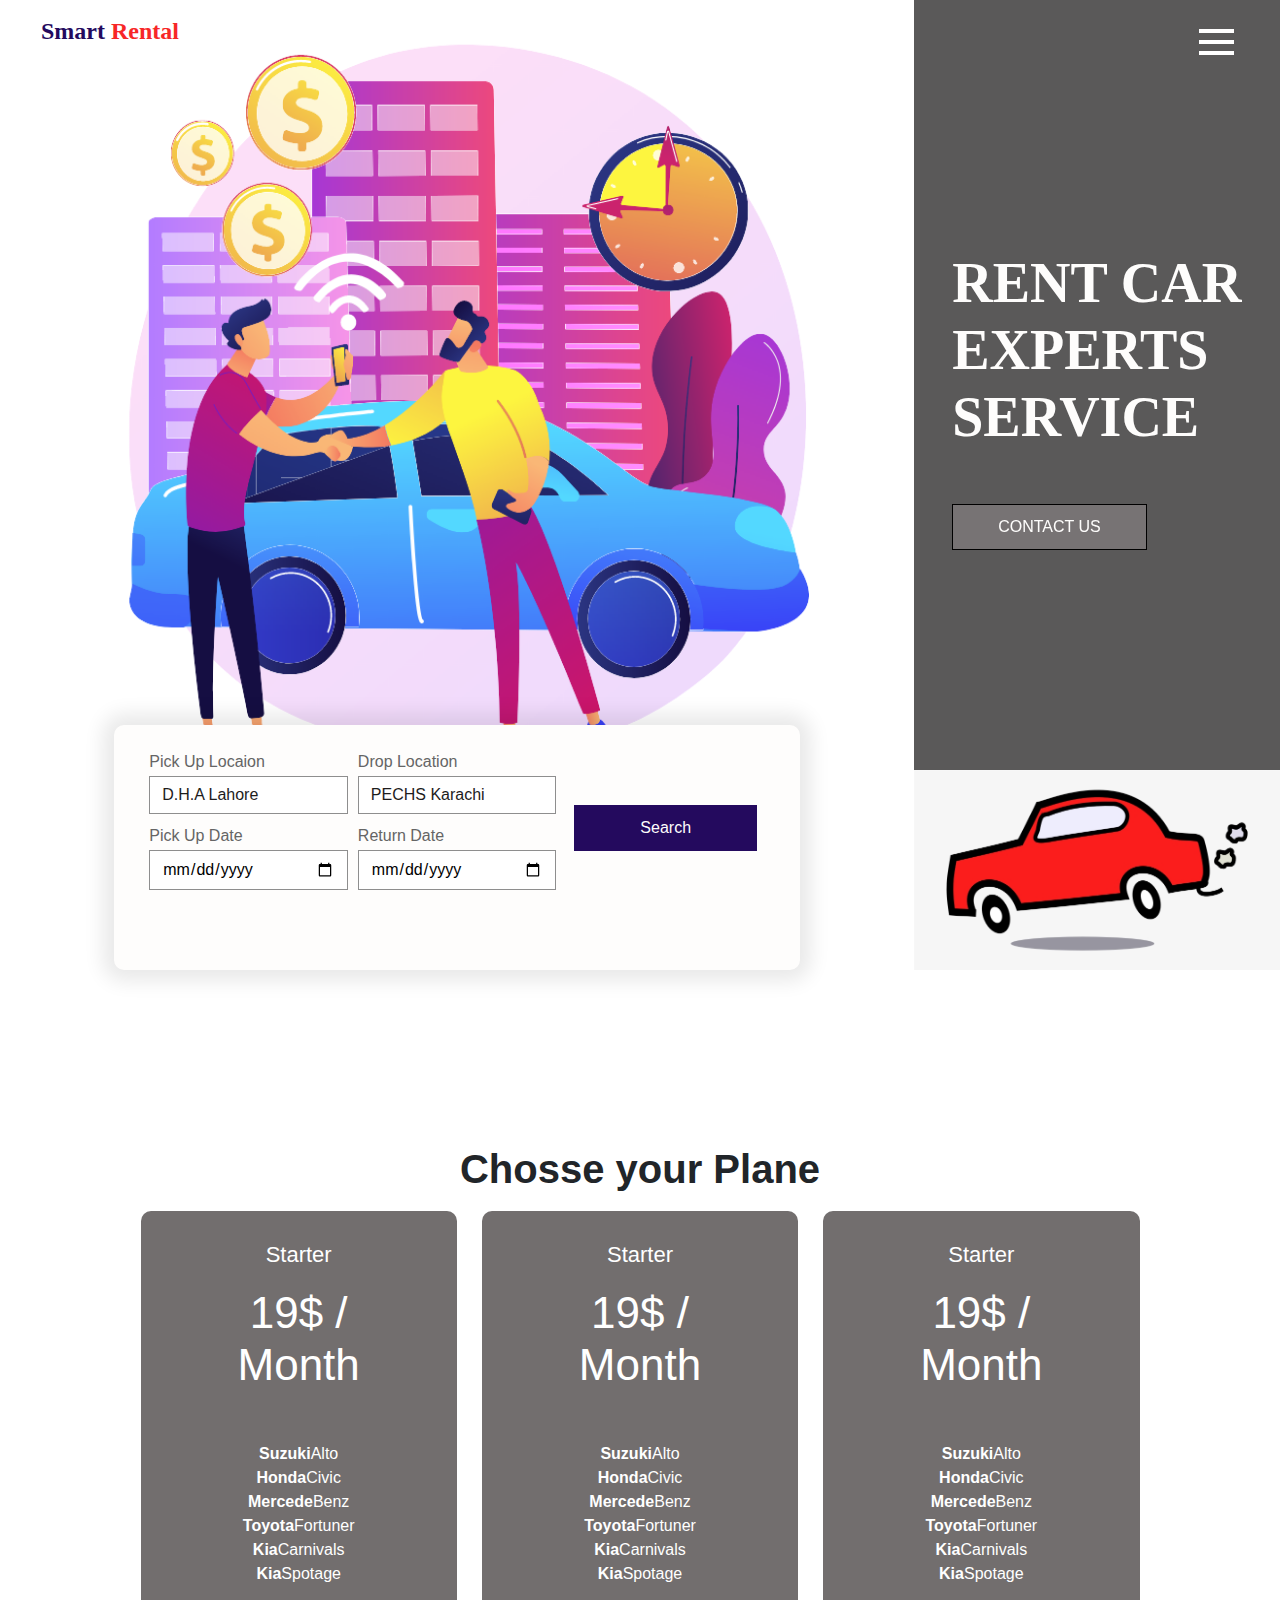
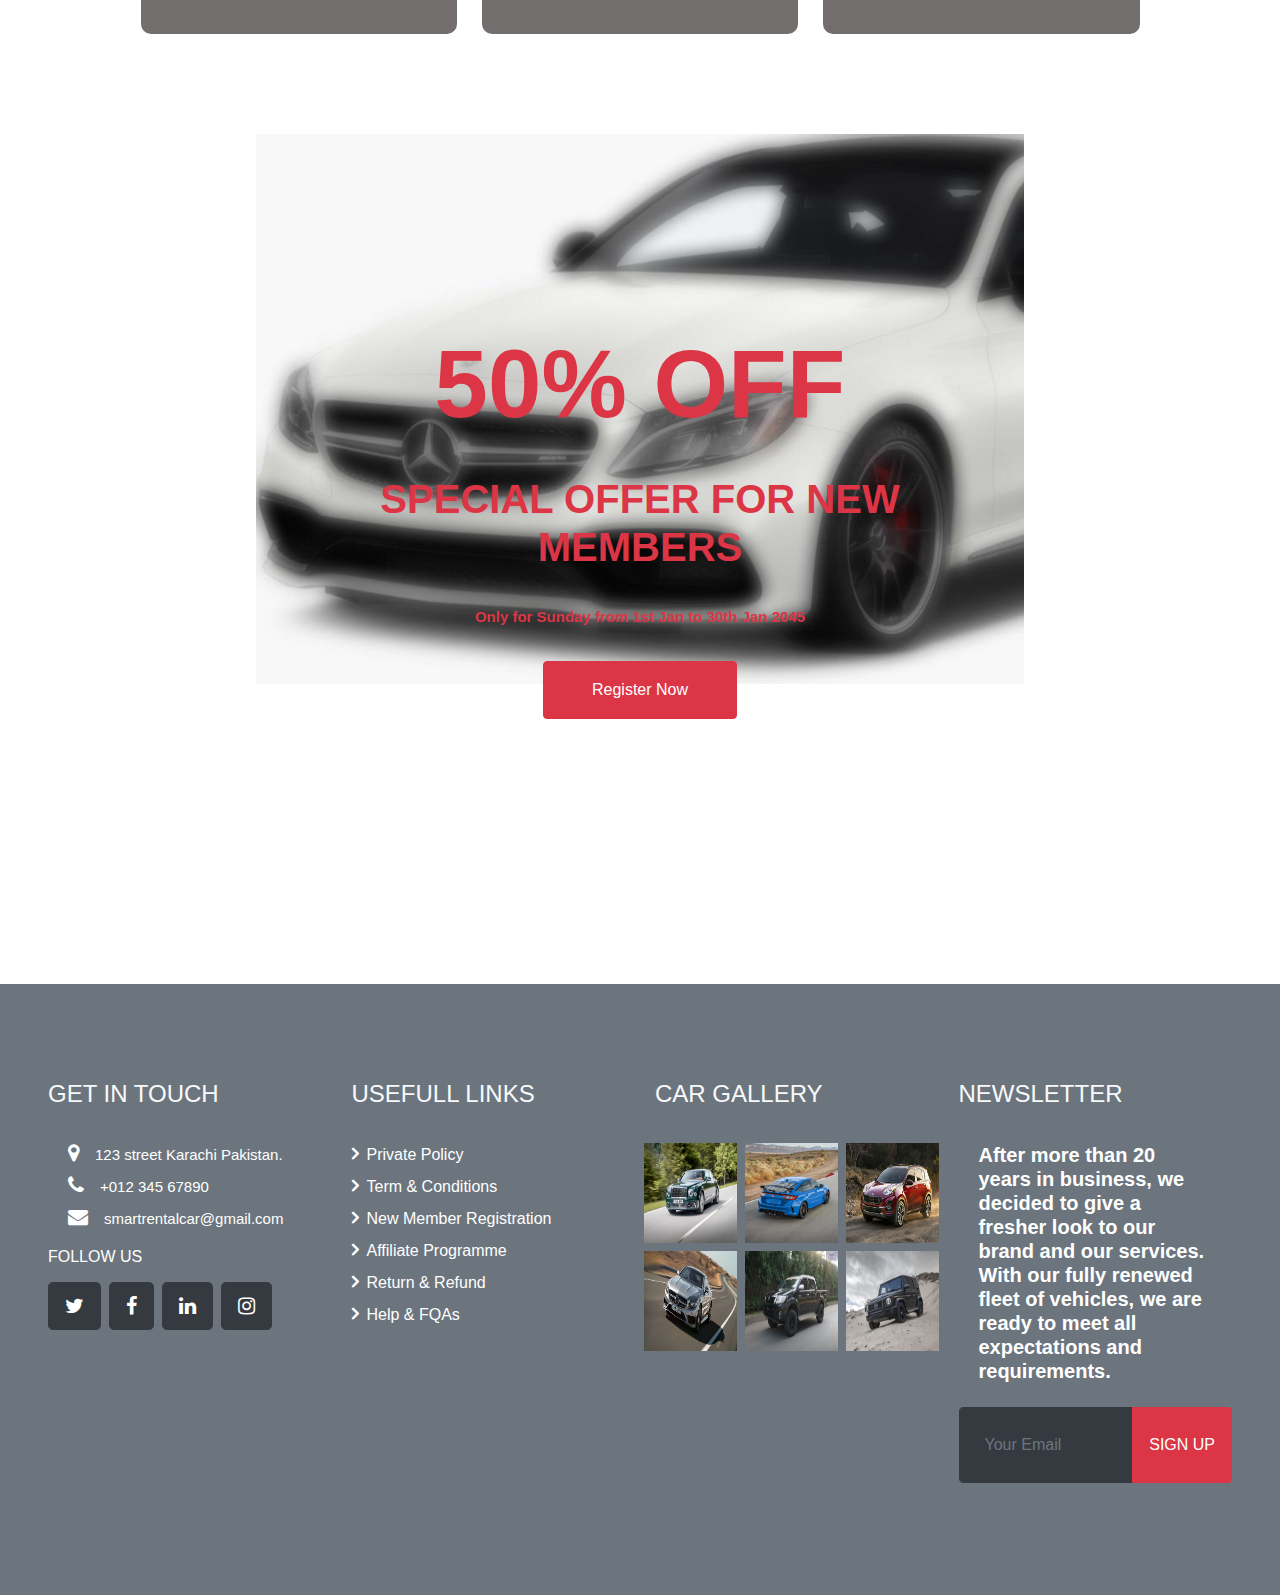
<file: services.html>
<!DOCTYPE html>
<html lang="en">

<head>
    <meta charset="UTF-8">
    <meta name="viewport" content="width=device-width, initial-scale=1.0">
    <title>Smarts Rental Cars</title>
    <link rel="stylesheet" href="css/style.css">
    <link rel="stylesheet" href="css/bootstrap.min.css">
    <link rel="stylesheet" href="https://netdna.bootstrapcdn.com/font-awesome/4.0.3/css/font-awesome.css">

</head>

<body>
     <!-- header section strats -->
     <header class="header_section">
        <div class="container-fluid">
            <nav class="navbar navbar-expand-lg custom_nav-container">
                <a class="navbar-brand" href="index.html">
                    <span style="font-family: 'Italianno', cursive;">
                        Smart <span style="color: #f72727; font-family: 'Italianno', cursive;"> Rental</span>
                    </span>
                </a>

                <div class="navbar-collapse" id="">
                    <div class="user_option">
                
                <div class="custom_menu-btn">
                    <button onclick="openNav()">
                        <span class="s-1"> </span>
                        <span class="s-2"> </span>
                        <span class="s-3"> </span>
                    </button>
                </div>
                <div id="myNav" class="overlay">
                    <div class="overlay-content">
                        <a href="index.html">Home</a>
                        <a href="about.html">About</a>
                        <a href="blog.html">Blog</a>
                        <a href="gallery.html">Cars</a>
                        <a href="services.html">Services</a>
                        <a href="contact.html">Contact Us</a>
                        <a href="#">Login</a>
                    </div>
                </div>
        </div>
        </nav>
        </div>
    </div>

</div>
    </header>
    <!-- end header section -->
    <!-- slider section -->
    <section class=" slider_section position-relative">
        <div class="slider_container">
            <div class="img-box">
                <img src="images/hero-img.jpg" alt="" style="height: 800px;">
            </div>
            <div class="detail_container">
                <div id="carouselExampleControls" class="carousel slide" data-ride="carousel">
                    <div class="carousel-inner">
                        <div class="carousel-item active">
                            <div class="detail-box">
                                <h1 style="font-family: 'Italianno', cursive;">
                                    Rent Car <br>
                                    Experts <br>
                                    Service
                                </h1>
                                <a href="">
                                    Contact Us
                                </a>
                            </div>
                        </div>
                        <div class="carousel-item">
                            <div class="detail-box">
                                <h1>
                                    Rent Car <br>
                                    Experts <br>
                                    Service
                                </h1>
                                <a href="">
                                    Contact Us
                                </a>
                            </div>
                        </div>
                        <div class="carousel-item">
                            <div class="detail-box">
                                <h1>
                                    Rent Car <br>
                                    Experts <br>
                                    Service
                                </h1>
                                <a href="">
                                    Contact Us
                                </a>
                            </div>
                        </div>
                    </div>
                </div>

            </div>
        </div>
    </section>
    </div>
    <!-- end slider section -->
    <!-- book section -->
    <section class="book_section">
        <div class="form_container">
          <form action="">
            <div class="form-row">
              <div class="col-lg-8">
                <div class="form-row">
                  <div class="col-md-6">
                    <label for="parkingName">Pick Up Locaion</label>
                    <input type="text" class="form-control" placeholder="D.H.A Lahore ">
                  </div>
                  <div class="col-md-6">
                    <label for="parkingNumber">Drop Location</label>
                    <input type="text" class="form-control " placeholder="PECHS Karachi ">
                  </div>
                </div>
                <div class="form-row">
                  <div class="col-md-6">
                    <label for="parkingName">Pick Up Date</label>
                    <input type="date" class="form-control " placeholder="07/09/2020">
                  </div>
                  <div class="col-md-6">
                    <label for="parkingNumber">Return Date</label>
                    <input type="date" class="form-control" placeholder="07/09/2020">
                  </div>
                </div>
              </div>
              <div class="col-lg-4">
                <div class="btn-container">
                  <button type="submit" class="">
                    Search
                  </button>
                </div>
              </div>
            </div>
    
          </form>
        </div>
        <div class="img-box">
          <img src="images/book-car.png" alt="" height="200px">
        </div>
      </section>

  <!-- book section End -->
    <!-- Packages Details Start -->
    <section class="start">
        <div class="container">
            <h2 class="CYP">Chosse your Plane</h2>
            <div class="price-row">
                <div class="price-col">
                    <p>Starter</p>
                    <h3>19$ / Month</h3>
                    <ul>
                        <li><strong>Suzuki</strong>Alto </li>
                        <li><strong>Honda</strong>Civic</li>
                        <li><strong>Mercede</strong>Benz</li>
                        <li><strong>Toyota</strong>Fortuner</li>
                        <li><strong>Kia</strong>Carnivals</li>
                        <li><strong>Kia</strong>Spotage</li>
                    </ul>
                </div>
                <div class="price-col">
                    <p>Starter</p>
                    <h3>19$ / Month</h3>
                    <ul>
                        <li><strong>Suzuki</strong>Alto </li>
                        <li><strong>Honda</strong>Civic</li>
                        <li><strong>Mercede</strong>Benz</li>
                        <li><strong>Toyota</strong>Fortuner</li>
                        <li><strong>Kia</strong>Carnivals</li>
                        <li><strong>Kia</strong>Spotage</li>
                    </ul>
                </div>
                <div class="price-col">
                    <p>Starter</p>
                    <h3>19$ / Month</h3>
                    <ul>
                        <li><strong>Suzuki</strong>Alto </li>
                        <li><strong>Honda</strong>Civic</li>
                        <li><strong>Mercede</strong>Benz</li>
                        <li><strong>Toyota</strong>Fortuner</li>
                        <li><strong>Kia</strong>Carnivals</li>
                        <li><strong>Kia</strong>Spotage</li>
                    </ul>
                </div>
            </div>
        </div>
    </section>

    <!-- Packages Details End -->

    <!-- Banner Start -->
    <div class="container-fluid py-5" id="ban">
        <div class="container py-5">
            <div class="bg-banner py-5 px-4 text-center">
                <div class="py-5">
                    <h1 class="display-1 text-uppercase text-danger mb-4 font-weight-bold">50% OFF</h1>
                    <h1 class="text-uppercase text-danger mb-4 font-weight-bold">Special Offer For New Members</h1>
                    <p class="mb-4 text-danger font-weight-bold">Only for Sunday from 1st Jan to 30th Jan 2045</p>
                    <a class="btn btn-danger mt-2 py-3 px-5" href="">Register Now</a>
                </div>
            </div>
        </div>
    </div>
    <!-- Banner End -->
    <!-- Footer Start -->

    <section>
        <div class="container-fluid bg-secondary py-5 px-sm-3 px-md-5" style="margin-top: 300px; " id="color">
            <div class="row pt-5">
                <div class="col-lg-3 col-md-6 mb-5">
                    <h4 class="text-uppercase text-light mb-4">Get In Touch</h4>
                    <p class="text-white mb-2"><i class="fa fa-map-marker text-white mr-3" id="size"></i>123 street
                        Karachi Pakistan.</p>
                    <p class="text-white mb-2"><i class="fa fa-phone text-white mr-3" id="size"></i>+012 345 67890</p>
                    <p class="text-white mb-2"><i class="fa fa-envelope text-white mr-3"
                            id="size"></i>smartrentalcar@gmail.com</p>
                    <h6 class="text-uppercase text-white py-2">Follow Us</h6>
                    <div class="d-flex justify-content-start">
                        <a class="btn btn-lg btn-dark btn-lg-square mr-2" href="#"><i class="fa fa-twitter"></i></a>
                        <a class="btn btn-lg btn-dark btn-lg-square mr-2" href="#"><i class="fa fa-facebook"></i></a>
                        <a class="btn btn-lg btn-dark btn-lg-square mr-2" href="#"><i class="fa fa-linkedin"></i></a>
                        <a class="btn btn-lg btn-dark btn-lg-square" href="#"><i class="fa fa-instagram"></i></a>
                    </div>
                </div>
                <div class="col-lg-3 col-md-6 mb-5">
                    <h4 class="text-uppercase text-light mb-4">Usefull Links</h4>
                    <div class="d-flex flex-column justify-content-start">
                        <a class="text-white mb-2" href="#"><i class="fa fa-angle-right text-white mr-2"
                                id="size"></i>Private Policy</a>
                        <a class="text-white mb-2" href="#"><i class="fa fa-angle-right text-white mr-2"
                                id="size"></i>Term & Conditions</a>
                        <a class="text-white mb-2" href="#"><i class="fa fa-angle-right text-white mr-2"
                                id="size"></i>New Member Registration</a>
                        <a class="text-white mb-2" href="#"><i class="fa fa-angle-right text-white mr-2"
                                id="size"></i>Affiliate Programme</a>
                        <a class="text-white mb-2" href="#"><i class="fa fa-angle-right text-white mr-2"
                                id="size"></i>Return & Refund</a>
                        <a class="text-white" href="#"><i class="fa fa-angle-right text-white mr-2" id="size"></i>Help &
                            FQAs</a>
                    </div>
                </div>
                <div class="col-lg-3 col-md-6 mb-5">
                    <h4 class="text-uppercase text-light mb-4">Car Gallery</h4>
                    <div class="row mx-n1">
                        <div class="col-4 px-1 mb-2">
                            <a href=""><img class="w-100" src="Image/footer gallery/bentley.jpg" alt=""
                                    style="height: 100px;"></a>
                        </div>
                        <div class="col-4 px-1 mb-2">
                            <a href=""><img class="w-100" src="Image/footer gallery/civic.jpg" alt=""
                                    style="height: 100px;"></a>
                        </div>
                        <div class="col-4 px-1 mb-2">
                            <a href=""><img class="w-100" src="Image/footer gallery/Kia.jpg" alt=""
                                    style="height: 100px;"></a>
                        </div>
                        <div class="col-4 px-1 mb-2">
                            <a href=""><img class="w-100" src="Image/footer gallery/mercede benz 1.jpg" alt=""
                                    style="height: 100px;"></a>
                        </div>
                        <div class="col-4 px-1 mb-2">
                            <a href=""><img class="w-100" src="Image/footer gallery/vigo.jpg" alt=""
                                    style="height: 100px;"></a>
                        </div>
                        <div class="col-4 px-1 mb-2">
                            <a href=""><img class="w-100" src="Image/footer gallery/wagon G.jpg" alt=""
                                    style="height: 100px;"></a>
                        </div>
                    </div>
                </div>
                <div class="col-lg-3 col-md-6 mb-5">
                    <h4 class="text-uppercase text-light mb-4">Newsletter</h4>
                    <p class="text-white mb-4" id="size">After more than 20 years in business, we decided to give a
                        fresher look to our brand and our services. With our fully renewed fleet of vehicles, we are
                        ready to meet all expectations and requirements.</p>
                    <div class="w-100 mb-3">
                        <div class="input-group">
                            <input type="text" class=" text-white form-control bg-dark border-dark "
                                style="padding: 25px;" placeholder="Your Email">
                            <div class="input-group-append">
                                <button class="btn btn-danger text-uppercase px-3">Sign Up</button>
                            </div>
                        </div>
                    </div>

                </div>
            </div>
        </div>



    </section>

    <!-- Footer End -->


    <script src="js/bootstrap.min.js"></script>
    <script src="js/main.js"></script>
    <script src="https://cdn.jsdelivr.net/npm/bootstrap@5.0.2/dist/js/bootstrap.bundle.min.js"></script>
</body>

</html>
</file>
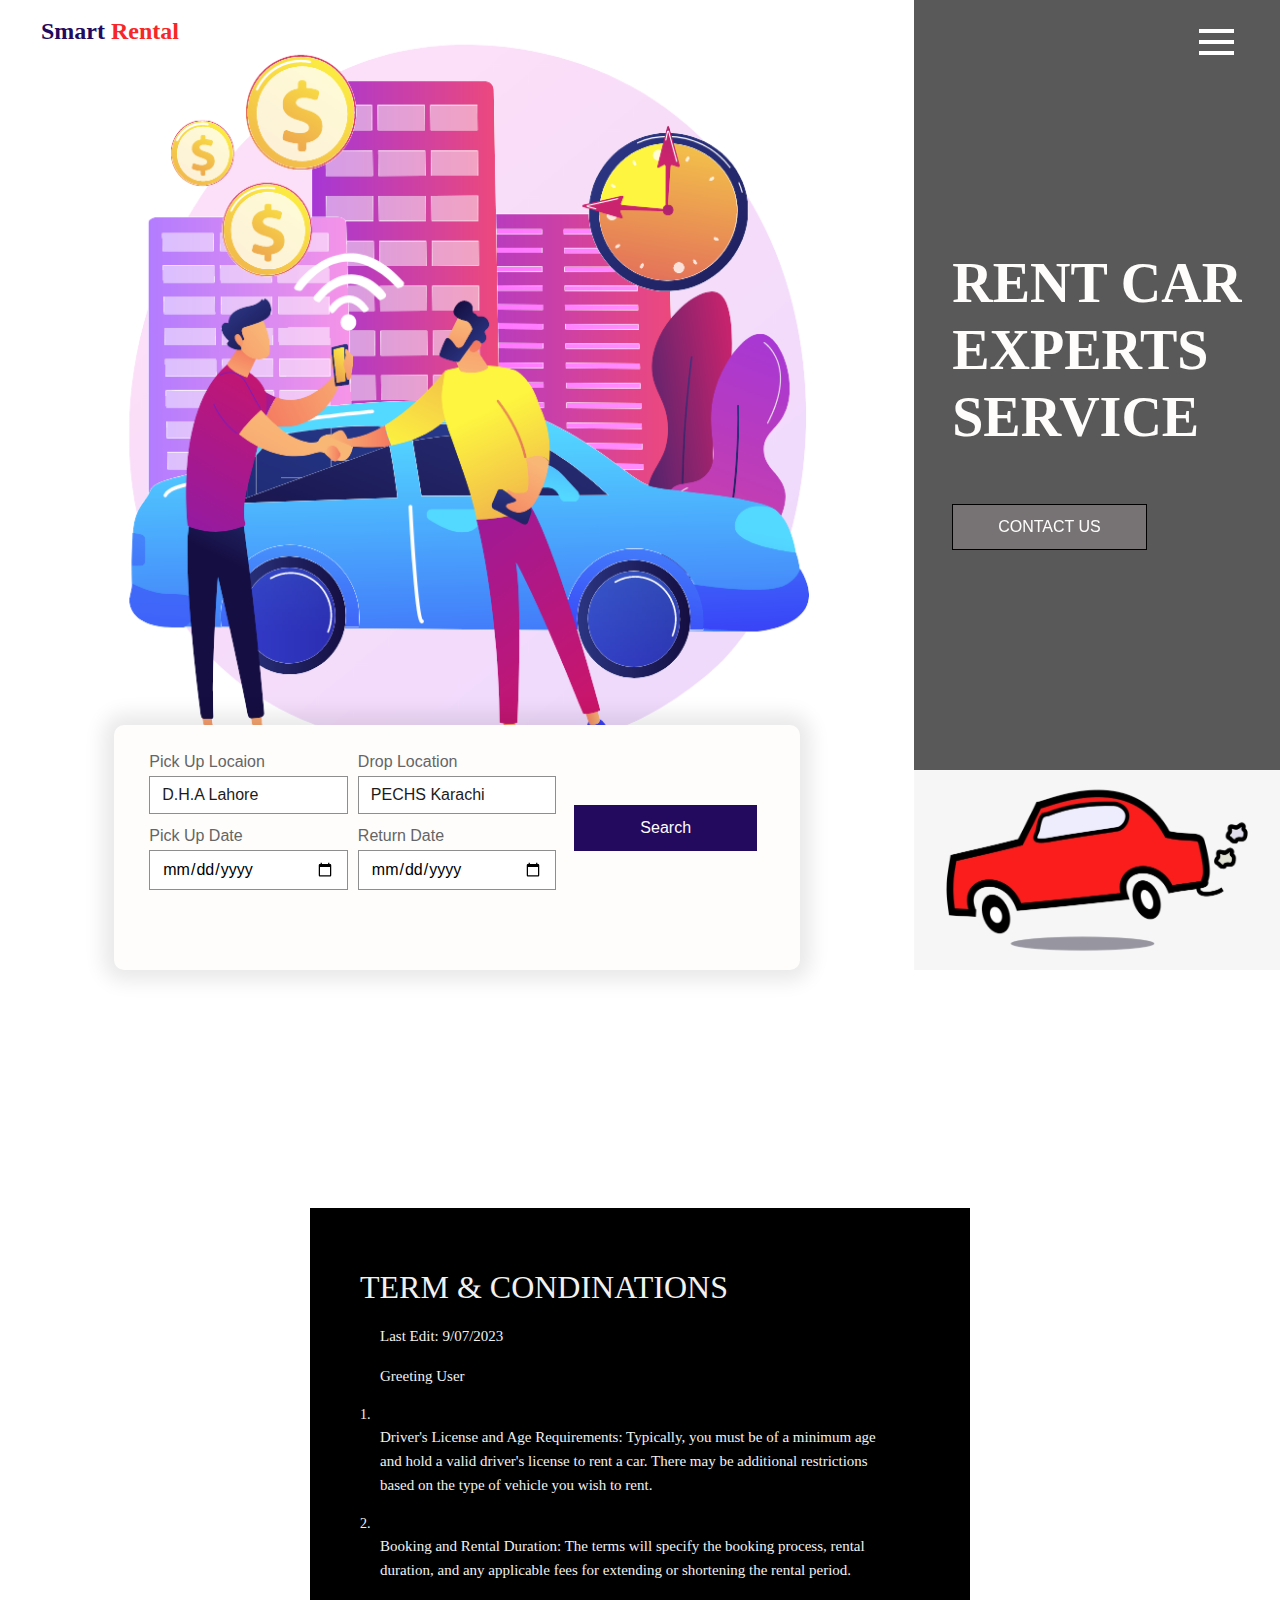
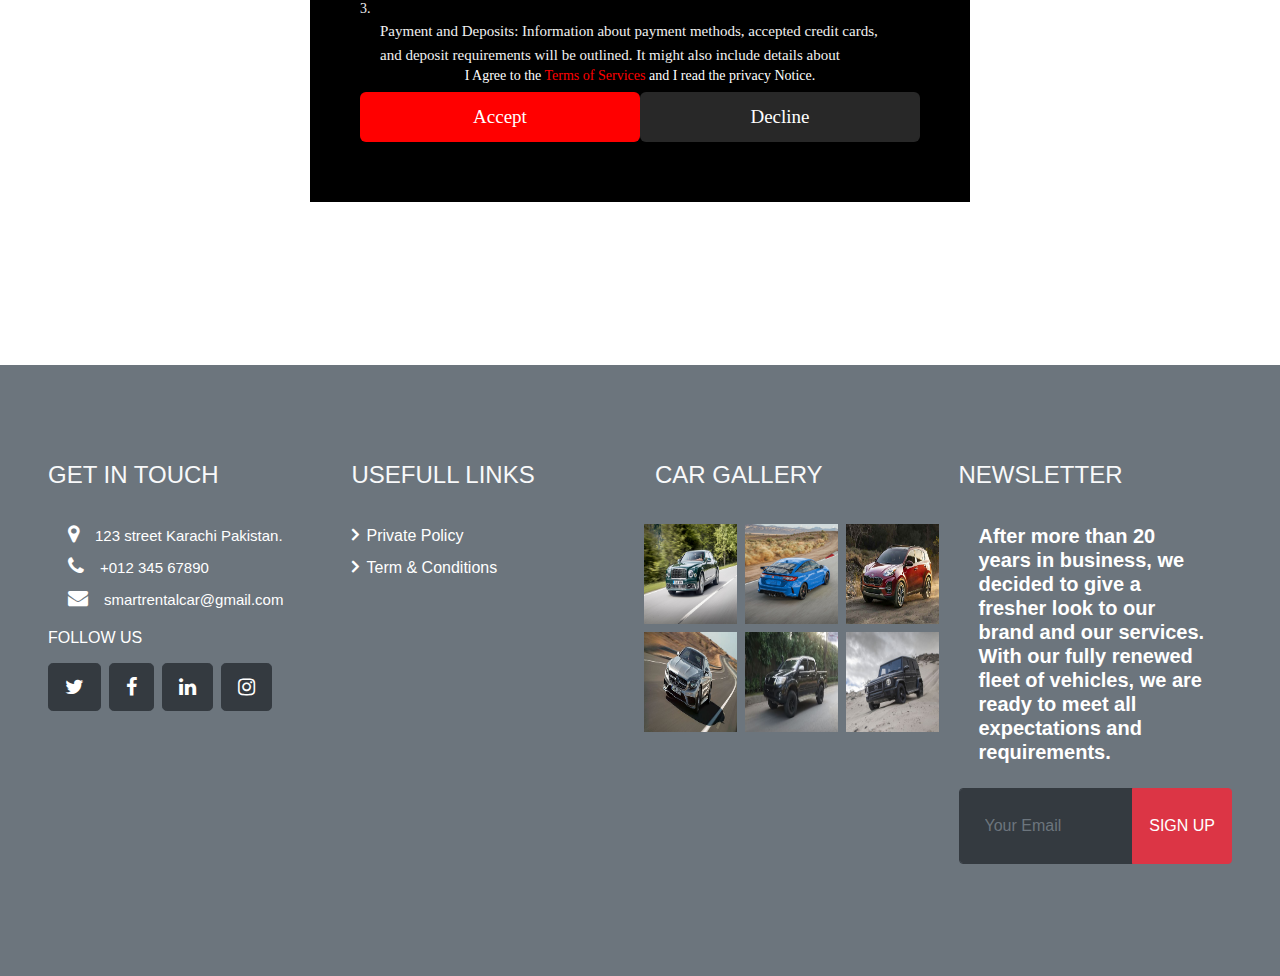
<file: term&condination.html>
<!DOCTYPE html>
<html lang="en">

<head>
    <meta charset="UTF-8">
    <meta name="viewport" content="width=device-width, initial-scale=1.0">
    <title>Smarts Rental Cars</title>
    <link rel="stylesheet" href="css/style.css">
    <link rel="stylesheet" href="css/bootstrap.min.css">
    <link rel="stylesheet" href="https://netdna.bootstrapcdn.com/font-awesome/4.0.3/css/font-awesome.css">

</head>

<body>
     <!-- header section strats -->
     <header class="header_section">
        <div class="container-fluid">
            <nav class="navbar navbar-expand-lg custom_nav-container">
                <a class="navbar-brand" href="index.html">
                    <span style="font-family: 'Italianno', cursive;">
                        Smart <span style="color: #f72727; font-family: 'Italianno', cursive;"> Rental</span>
                    </span>
                </a>

                <div class="navbar-collapse" id="">
                    <div class="user_option">
                
                <div class="custom_menu-btn">
                    <button onclick="openNav()">
                        <span class="s-1"> </span>
                        <span class="s-2"> </span>
                        <span class="s-3"> </span>
                    </button>
                </div>
                <div id="myNav" class="overlay">
                    <div class="overlay-content">
                        <a href="index.html">Home</a>
                        <a href="about.html">About</a>
                        <a href="blog.html">Blog</a>
                        <a href="gallery.html">Cars</a>
                        <a href="services.html">Services</a>
                        <a href="contact.html">Contact Us</a>
                        <a href="#">Login</a>
                    </div>
                </div>
        </div>
        </nav>
        </div>
    </div>

</div>
    </header>
    <!-- end header section -->
    <!-- slider section -->
    <section class=" slider_section position-relative">
        <div class="slider_container">
            <div class="img-box">
                <img src="images/hero-img.jpg" alt="" style="height: 800px;">
            </div>
            <div class="detail_container">
                <div id="carouselExampleControls" class="carousel slide" data-ride="carousel">
                    <div class="carousel-inner">
                        <div class="carousel-item active">
                            <div class="detail-box">
                                <h1 style="font-family: 'Italianno', cursive;">
                                    Rent Car <br>
                                    Experts <br>
                                    Service
                                </h1>
                                <a href="">
                                    Contact Us
                                </a>
                            </div>
                        </div>
                        <div class="carousel-item">
                            <div class="detail-box">
                                <h1>
                                    Rent Car <br>
                                    Experts <br>
                                    Service
                                </h1>
                                <a href="">
                                    Contact Us
                                </a>
                            </div>
                        </div>
                        <div class="carousel-item">
                            <div class="detail-box">
                                <h1>
                                    Rent Car <br>
                                    Experts <br>
                                    Service
                                </h1>
                                <a href="">
                                    Contact Us
                                </a>
                            </div>
                        </div>
                    </div>
                </div>

            </div>
        </div>
    </section>
    </div>
    <!-- end slider section -->
     <!-- book section -->
     <section class="book_section">
        <div class="form_container">
          <form action="">
            <div class="form-row">
              <div class="col-lg-8">
                <div class="form-row">
                  <div class="col-md-6">
                    <label for="parkingName">Pick Up Locaion</label>
                    <input type="text" class="form-control" placeholder="D.H.A Lahore ">
                  </div>
                  <div class="col-md-6">
                    <label for="parkingNumber">Drop Location</label>
                    <input type="text" class="form-control " placeholder="PECHS Karachi ">
                  </div>
                </div>
                <div class="form-row">
                  <div class="col-md-6">
                    <label for="parkingName">Pick Up Date</label>
                    <input type="date" class="form-control " placeholder="07/09/2020">
                  </div>
                  <div class="col-md-6">
                    <label for="parkingNumber">Return Date</label>
                    <input type="date" class="form-control" placeholder="07/09/2020">
                  </div>
                </div>
              </div>
              <div class="col-lg-4">
                <div class="btn-container">
                  <button type="submit" class="">
                    Search
                  </button>
                </div>
              </div>
            </div>
    
          </form>
        </div>
        <div class="img-box">
          <img src="images/book-car.png" alt="" height="200px">
        </div>
      </section>

    <!-- policy Section Start -->
    <Section id="Pol">
        <div class="terms-box">
            <div class="terms-text">
                <h2>Term & Condinations</h2>
                <p>Last Edit: 9/07/2023</p>
                <p>Greeting User </p>
                1. <p> Driver's License and Age Requirements: Typically, you must be of a minimum age and hold a valid
                    driver's license to rent a car. There may be additional restrictions based on the type of vehicle
                    you wish to rent. </p>
                2. <p> Booking and Rental Duration: The terms will specify the booking process, rental duration, and any
                    applicable fees for extending or shortening the rental period. </p>
                3. <p> Payment and Deposits: Information about payment methods, accepted credit cards, and deposit
                    requirements will be outlined. It might also include details about additional charges, such as fuel,
                    insurance, and tolls. </p>
                4. <p> Insurance Coverage: Details about the insurance coverage provided with the rental and any
                    optional insurance you can purchase. You should understand the extent of coverage, deductible
                    amounts, and exclusions. </p>
                5. <p>Cancellation and Refund Policy: The terms will explain the cancellation process and any associated
                    fees or refund policies. </p>
                6. <p> Driving Restrictions: There may be restrictions on where you can drive the rental car, especially
                    if you plan to take it across international borders or into specific regions. </p>
                7. <p> Additional Drivers: If you want to add an additional driver, the terms will explain the
                    requirements and any associated fees. </p>
                8. <p> Condition of the Vehicle: The rental company will specify the condition of the vehicle at the
                    time of rental, and it's crucial to inspect the car and report any existing damages to avoid being
                    charged for them later. </p>
                9. <p> Late Return and Penalties: Details about the grace period for returning the vehicle and any
                    penalties for returning it late. </p>
                10. <p> Prohibited Use: Information about prohibited activities, such as off-road driving, smoking in
                    the car, and carrying pets. </p>
                11. <p> Liability: A clause outlining the renter's responsibilities and liabilities during the rental
                    period. </p>
                12. <p> Notices and Contact: The terms may specify how the rental company will communicate with you and
                    how you can contact them for assistance. </p>
                <p> It's crucial to read the terms and conditions thoroughly before renting a car to understand your
                    rights and responsibilities fully. If you have any questions or concerns, don't hesitate to reach
                    out to the smart car rental company for clarification. </p>


            </div>
            <h4>I Agree to the <span> Terms of Services</span> and I read the privacy Notice.</h4>
            <div class="button1">
                <button class="btn1 red-btn">
                    Accept
                </button>
                <button class="btn1 gray-btn">
                    Decline
                </button>
            </div>
        </div>
    </Section>

    <!-- policy section End -->
    <!-- Footer Start -->

    <section>
        <div class="container-fluid bg-secondary py-5 px-sm-3 px-md-5" style="margin-top: 10px; " id="color">
            <div class="row pt-5">
                <div class="col-lg-3 col-md-6 mb-5">
                    <h4 class="text-uppercase text-light mb-4">Get In Touch</h4>
                    <p class="text-white mb-2"><i class="fa fa-map-marker text-white mr-3" id="size"></i>123 street
                        Karachi Pakistan.</p>
                    <p class="text-white mb-2"><i class="fa fa-phone text-white mr-3" id="size"></i>+012 345 67890</p>
                    <p class="text-white mb-2"><i class="fa fa-envelope text-white mr-3"
                            id="size"></i>smartrentalcar@gmail.com</p>
                    <h6 class="text-uppercase text-white py-2">Follow Us</h6>
                    <div class="d-flex justify-content-start">
                        <a class="btn btn-lg btn-dark btn-lg-square mr-2" href="#"><i class="fa fa-twitter"></i></a>
                        <a class="btn btn-lg btn-dark btn-lg-square mr-2" href="#"><i class="fa fa-facebook"></i></a>
                        <a class="btn btn-lg btn-dark btn-lg-square mr-2" href="#"><i class="fa fa-linkedin"></i></a>
                        <a class="btn btn-lg btn-dark btn-lg-square" href="#"><i class="fa fa-instagram"></i></a>
                    </div>
                </div>
                <div class="col-lg-3 col-md-6 mb-5">
                    <h4 class="text-uppercase text-light mb-4">Usefull Links</h4>
                    <div class="d-flex flex-column justify-content-start">
                        <a class="text-white mb-2" href="privacypolicy.html"><i
                                class="fa fa-angle-right text-white mr-2" id="size"></i>Private Policy</a>
                        <a class="text-white mb-2" href="term&condination.html"><i
                                class="fa fa-angle-right text-white mr-2" id="size"></i>Term & Conditions</a>

                    </div>
                </div>
                <div class="col-lg-3 col-md-6 mb-5">
                    <h4 class="text-uppercase text-light mb-4">Car Gallery</h4>
                    <div class="row mx-n1">
                        <div class="col-4 px-1 mb-2">
                            <a href=""><img class="w-100" src="Image/footer gallery/bentley.jpg" alt=""
                                    style="height: 100px;"></a>
                        </div>
                        <div class="col-4 px-1 mb-2">
                            <a href=""><img class="w-100" src="Image/footer gallery/civic.jpg" alt=""
                                    style="height: 100px;"></a>
                        </div>
                        <div class="col-4 px-1 mb-2">
                            <a href=""><img class="w-100" src="Image/footer gallery/Kia.jpg" alt=""
                                    style="height: 100px;"></a>
                        </div>
                        <div class="col-4 px-1 mb-2">
                            <a href=""><img class="w-100" src="Image/footer gallery/mercede benz 1.jpg" alt=""
                                    style="height: 100px;"></a>
                        </div>
                        <div class="col-4 px-1 mb-2">
                            <a href=""><img class="w-100" src="Image/footer gallery/vigo.jpg" alt=""
                                    style="height: 100px;"></a>
                        </div>
                        <div class="col-4 px-1 mb-2">
                            <a href=""><img class="w-100" src="Image/footer gallery/wagon G.jpg" alt=""
                                    style="height: 100px;"></a>
                        </div>
                    </div>
                </div>
                <div class="col-lg-3 col-md-6 mb-5">
                    <h4 class="text-uppercase text-light mb-4">Newsletter</h4>
                    <p class="text-white mb-4" id="size">After more than 20 years in business, we decided to give a
                        fresher look to our brand and our services. With our fully renewed fleet of vehicles, we are
                        ready to meet all expectations and requirements.</p>
                    <div class="w-100 mb-3">
                        <div class="input-group">
                            <input type="text" class=" text-white form-control bg-dark border-dark "
                                style="padding: 25px;" placeholder="Your Email">
                            <div class="input-group-append">
                                <button class="btn btn-danger text-uppercase px-3">Sign Up</button>
                            </div>
                        </div>
                    </div>

                </div>
            </div>
        </div>



    </section>

    <!-- Footer End -->














    <script src="js/bootstrap.min.js"></script>
</body>

</html>
</file>
<file: css/style.css>
* {
    box-sizing: border-box !important;
    transition: ease all 0.5s;
}

html {
    scroll-behavior: smooth;
}

body {
    color: #ffffff;
    font-size: 14px;
    font-family: 'Raleway', sans-serif;
    line-height: 1.80857;
    font-weight: normal;
    overflow-x: hidden;
}

#maintext {
    color: black;
}

#mybtn {
    border-color: black;

}

a {
    color: #1f1f1f;
    text-decoration: none !important;
    outline: none !important;
    -webkit-transition: all .3s ease-in-out;
    -moz-transition: all .3s ease-in-out;
    -ms-transition: all .3s ease-in-out;
    -o-transition: all .3s ease-in-out;
    transition: all .3s ease-in-out;
}

h1,
h2,
h3,
h4,
h5,
h6 {
    letter-spacing: 0;
    font-weight: normal;
    position: relative;
    padding: 0 0 10px 0;
    font-weight: normal;
    line-height: normal;
    color: #111111;
    margin: 0
}

h1 {
    font-size: 24px
}

h2 {
    font-size: 22px
}

h3 {
    font-size: 18px
}

h4 {
    font-size: 16px
}

h5 {
    font-size: 14px
}

h6 {
    font-size: 13px
}

*,
*::after,
*::before {
    -webkit-box-sizing: border-box;
    -moz-box-sizing: border-box;
    box-sizing: border-box;
}

h1 a,
h2 a,
h3 a,
h4 a,
h5 a,
h6 a {
    color: #212121;
    text-decoration: none !important;
    opacity: 1
}

button:focus {
    outline: none;
}

ul,
li,
ol {
    margin: 0px;
    padding: 0px;
    list-style: none;
}

p {
    margin: 20px;
    font-weight: 300;
    font-size: 15px;
    line-height: 24px;
}

a {
    color: #222222;
    text-decoration: none;
    outline: none !important;
}

a,
.btn {
    text-decoration: none !important;
    outline: none !important;
    -webkit-transition: all .3s ease-in-out;
    -moz-transition: all .3s ease-in-out;
    -ms-transition: all .3s ease-in-out;
    -o-transition: all .3s ease-in-out;
    transition: all .3s ease-in-out;

}


/* ......................................................... */

/*header section*/
.hero_area {
    position: relative;
  }
  
  .sub_page .header_section {
    position: unset;
    background: -webkit-gradient(linear, left top, right top, color-stop(75%, transparent), color-stop(75%, #240a5e));
    background: linear-gradient(to right, transparent 75%, #240a5e 75%);
  }
  
  .header_section {
    position: absolute;
    width: 100%;
    top: 0;
    left: 0;
  }
  
  .header_section .container-fluid {
    padding-right: 25px;
    padding-left: 25px;
  }
  
  .header_section .nav_container {
    margin: 0 auto;
  }
  
  .custom_nav-container.navbar-expand-lg .navbar-nav .nav-link img {
    width: 22px;
    margin-right: 15px;
  }
  
  .custom_nav-container.navbar-expand-lg .navbar-nav .nav-link {
    padding: 0px 25px;
    color: #fefeff;
    text-align: center;
    font-family: "Roboto",
   sans-serif;
  }
  
  .custom_menu-btn {
    z-index: 9;
    position: absolute;
    right: 15px;
    top: 14px;
  }
  
  .custom_menu-btn button {
    margin-top: 7px;
    outline: none;
    border: none;
    background-color: transparent;
  }
  
  .custom_menu-btn span {
    display: block;
    width: 35px;
    height: 4px;
    background-color: #fff;
    margin: 7px 0;
    -webkit-transition: all 0.3s;
    transition: all 0.3s;
  }
  
  .custom_menu-btn .custom_menu-btn .s-2 {
    -webkit-transition: all 0.1s;
    transition: all 0.1s;
  }
  
  .menu_btn-style button {
    position: fixed;
    right: 29px;
    top: 14px;
  }
  
  .menu_btn-style button .s-1 {
    -webkit-transform: rotate(45deg) translateY(16px);
            transform: rotate(45deg) translateY(16px);
  }
  
  .menu_btn-style button .s-2 {
    -webkit-transform: translateX(100px);
            transform: translateX(100px);
  }
  
  .menu_btn-style button .s-3 {
    -webkit-transform: rotate(-45deg) translateY(-16px);
            transform: rotate(-45deg) translateY(-16px);
  }
  
  .overlay {
    height: 100%;
    width: 0;
    position: fixed;
    z-index: 1;
    top: 0;
    left: 0;
    background-color: rgba(36, 10, 94, 0.9);
    overflow-x: hidden;
    -webkit-transition: 0.5s;
    transition: 0.5s;
  }
  
  .overlay .closebtn {
    position: absolute;
    top: 0;
    right: 30px;
    font-size: 60px;
  }
  
  .overlay a {
    padding: 2px 0px;
    text-decoration: none;
    font-size: 22px;
    color: #f1f1f1;
    display: block;
    -webkit-transition: 0.3s;
    transition: 0.3s;
    text-transform: uppercase;
  }
  
  .overlay-content {
    position: relative;
    top: 25%;
    width: 100%;
    text-align: center;
    margin-top: 30px;
  }
  
  .menu_width {
    width: 100%;
  }
  
  a,
  a:hover,
  a:focus {
    text-decoration: none;
  }
  
  a:hover,
  a:focus {
    color: initial;
  }
  
  .btn,
  .btn:focus {
    outline: none !important;
    -webkit-box-shadow: none;
            box-shadow: none;
  }
  
  .custom_nav-container .nav_search-btn {
    background-image: url(../images/search-icon.png);
    background-size: 18px;
    background-repeat: no-repeat;
    width: 35px;
    height: 35px;
    padding: 0;
    border: none;
    margin: 0 40px 0 15px;
    background-position: center;
  }
  
  .navbar-brand {
    display: -webkit-box;
    display: -ms-flexbox;
    display: flex;
    -webkit-box-align: center;
        -ms-flex-align: center;
            align-items: center;
  }
  
  .navbar-brand span {
    font-size: 24px;
    font-weight: 700;
    color: #240a5e;
  }
  
  .custom_nav-container {
    z-index: 99999;
    padding: 15px 0;
  }
  
  .custom_nav-container .navbar-toggler {
    outline: none;
  }
  
  .custom_nav-container .navbar-toggler .navbar-toggler-icon {
    background-image: url(../images/menu.png);
    background-size: 55px;
  }
  
  .user_option {
    margin-left: auto;
    margin-right: 95px;
  }
  
  .user_option a {
    color: #fefdfc;
    font-size: 16px;
  }
  
  
  .slider_section .carousel {
    position: unset;
  }
  
  .slider_section .slider_container {
    display: -webkit-box;
    display: -ms-flexbox;
    display: flex;
  }
  
  .slider_section .slider_container .img-box {
    -webkit-box-flex: 2.5;
        -ms-flex: 2.5;
            flex: 2.5;
  }
  
  .slider_section .slider_container .img-box img {
    width: 100%;
  }
  
  .slider_section .slider_container .detail_container {
    position: relative;
    -webkit-box-flex: 1;
        -ms-flex: 1;
            flex: 1;
    background-color: #5a5959;
    display: -webkit-box;
    display: -ms-flexbox;
    display: flex;
    -webkit-box-align: center;
        -ms-flex-align: center;
            align-items: center;
    -webkit-box-pack: center;
        -ms-flex-pack: center;
            justify-content: center;
  }
  
  
  .slider_section .slider_container .detail_container .detail-box {
    width: -webkit-fit-content;
    width: -moz-fit-content;
    width: fit-content;
    margin: auto;
  }
  
  .slider_section .slider_container .detail_container .detail-box h1 {
    font-family: "Open Sans",
   sans-serif;
    text-transform: uppercase;
    font-weight: bold;
    color: #fefdfc;
    font-size: 3.5rem;
  }
  
  .slider_section .slider_container .detail_container .detail-box a {
    display: inline-block;
    padding: 10px 45px;
    background-color: #777374;
    color: #fefdfc;
    border-radius: 0;
    border: 1px solid #000000;
    text-transform: uppercase;
    margin-top: 35px;
  }
  
  .slider_section .slider_container .detail_container .detail-box a:hover {
    background-color: transparent;
    color: #ffffff;
  }
  
  .slider_section .carousel-control-prev,
  .slider_section .carousel-control-next {
    width: 50px;
    height: 50px;
    left: 0;
    opacity: 1;
    -webkit-transform: translateX(-50%);
            transform: translateX(-50%);
    background-repeat: no-repeat;
    background-color: #240a5e;
    background-size: 20px;
    background-position: center;
  }
  

  .book_section {
    display: -webkit-box;
    display: -ms-flexbox;
    display: flex;
    -webkit-transform: translateY(-75px);
            transform: translateY(-75px);
  }
  
  .book_section .form_container {
    -webkit-box-flex: 2.5;
        -ms-flex: 2.5;
            flex: 2.5;
    display: -webkit-box;
    display: -ms-flexbox;
    display: flex;
    -webkit-box-pack: center;
        -ms-flex-pack: center;
            justify-content: center;
  }
  
  .book_section .img-box {
    -webkit-box-flex: 1;
        -ms-flex: 1;
            flex: 1;
    margin-top: 45px;
  }
  
  .book_section .img-box img {
    width: 100%;
    
  }
  
  .book_section form {
    width: 75%;
    padding: 15px 35px;
    background-color: #fefdfc;
    -webkit-box-shadow: 0px 0px 20px 11px rgba(0, 0, 0, 0.09);
    box-shadow: 0px 0px 20px 11px rgba(0, 0, 0, 0.09);
    border-radius: 10px;
  }
  
  .book_section form label {
    color: #656565;
    margin-bottom: 2px;
    margin-top: 10px;
  }
  
  .book_section form .form-control {
    outline: none;
    -webkit-box-shadow: none;
            box-shadow: none;
    border-radius: 0;
    border: 1px solid #8e8e8e;
    color: #000000;
  }
  
  .book_section form .form-control::-webkit-input-placeholder {
    color: #1d1c1c;
  }
  
  .book_section form .form-control:-ms-input-placeholder {
    color: #1d1c1c;
  }
  
  .book_section form .form-control::-ms-input-placeholder {
    color: #1d1c1c;
  }
  
  .book_section form .form-control::placeholder {
    color: #1d1c1c;
  }
  
  .book_section form .btn-container {
    height: 100%;
    display: -webkit-box;
    display: -ms-flexbox;
    display: flex;
    -webkit-box-pack: center;
        -ms-flex-pack: center;
            justify-content: center;
    -webkit-box-align: center;
        -ms-flex-align: center;
            align-items: center;
  }
  
  .book_section form .btn-container button {
    display: inline-block;
    padding: 10px 65px;
    background-color: #240a5e;
    color: #fefdfc;
    border-radius: 0;
    border: 1px solid #240a5e;
    margin-top: 25px;
  }
  
  .book_section form .btn-container button:hover {
    background-color: transparent;
    color: #240a5e;
  }
  
  .book_section form .btn-container button:hover {
    color: #1b0847;
  }
  /*end header section*/

.about_section {
    width: 100%;
    float: left;
    padding: 90px 0px;



}

.about_section_2 {
    width: 100%;
    float: left;
}

.about_taital {
    width: 100%;
    float: left;
    font-size: 40px;
    color: #3b3b3b;
    text-transform: uppercase;
    font-weight: bold;
    padding-bottom: 0px;
    margin-top: 50px;

}

.about_taital_box {
    width: 100%;
    float: left;
    padding-top: 15px;

}

.about_img {
    width: 100%;
    height: auto;
    margin-top: 100px;
    

}

.about_text {
    width: 91%;
    float: left;
    font-size: 16px;
    color: #2d2d2d;
    margin: 30px 0px 0px 0px;

}

.readmore_btn {
    width: 170px;
    float: left;
    margin-top: 40px;
}

.readmore_btn a {
    width: 100%;
    float: left;
    font-size: 18px;
    color: #fcf8f8;
    background-color: #fe2929;
    border-radius: 3px;
    padding: 10px;
    text-align: center;
}

.readmore_btn a:hover {
    color: #fcf8f8;
    background-color: #363636;
}


/* about section end */
/* Select Section Start */

.search_section {
    width: 100%;
    float: left;
    background-color: #726e6e;
    height: auto;
    padding: 40px 0px;
    background-size: cover;
    margin-top: 100px;
}

.select_box_section {
    width: 100%;
    float: left;

}

.search_taital {
    width: 100%;
    float: left;
    font-size: 40px;
    color: #fefefd;
    font-weight: bold;
}

.search_text {
    width: 100%;
    float: left;
    font-size: 16px;
    color: #fefefd;
    margin: 0px;
}

.select_box_main {
    width: 100%;
    height: auto;
    padding: 40px 0px 0px 0px;

}

.md-outline.select-wrapper+label {
    top: .5em !important;
    z-index: 2 !important;

}

.nice-select {
    width: 100%;
    background-color: #ffffff !important;
    border: 0px;
    border-radius: 3px;
    height: 45px;
}

span.current {
    color: #1a1a1a;
}

.nice-select:after {
    width: 10px;
    height: 10px;
}

.nice-select {
    color: #726e6e;
    font-size: 18px;
}

.search_btn {
    width: 170px;
    float: left;
}

.search_btn a {
    width: 100%;
    float: left;
    font-size: 18px;
    color: #fefefd;
    background-color: #f72727;
    padding: 10px;
    text-align: center;
    text-transform: uppercase;
    font-weight: bold;
    border-radius: 3px;
}

.search_btn a:hover {
    color: #363636;
    background-color: #ffffff;
}


/* select box section end */

/* gallery section start */

.gallery_section {
    width: 100%;
    float: left;
    padding: 90px 0px;
}

.gallery_taital {
    width: 100%;
    float: left;
    font-size: 40px;
    color: #3b3b3b;
    text-transform: uppercase;
    text-align: center;
    font-weight: bold;
    padding-bottom: 0px;
}

.gallery_section_2 {
    width: 100%;
    float: left;
    padding-top: 30px;
}

.gallery_img img {
    width: 100%;
    float: left;
    min-height: 182px;
}

.gallery_box {
    width: 100%;
    float: left;
    background-color: #ffffff;
    height: auto;
    padding: 20px 20px;
    box-shadow: 0px 0px 6px 6px #f4f3f2;
}

.gallery_box:hover {
    box-shadow: 0px 0px 0px 0px;
}

.types_text {
    width: 100%;
    float: left;
    font-size: 22px;
    color: #2f2e2d;
    text-align: center;
    font-weight: bold;
    text-transform: uppercase;
    margin-top: 30px;
}

.looking_text {
    width: 100%;
    float: left;
    font-size: 18px;
    color: #f72727;
    text-align: center;
    margin: 0px;
    font-weight: bold;
}

.read_bt {
    width: 150px;
    margin: 0 auto;
    text-align: center;
    padding-top: 20px;
    display: flex;
}

.read_bt a {
    width: 100%;
    float: left;
    font-size: 16px;
    color: #fefefd;
    text-align: center;
    background-color: #f72727;
    font-weight: bold;
    padding: 10px;
}

.read_bt a:hover {
    color: #fefefd;
    background-color: #363636;
}

/* gallery section end */
/* choose section start */

.choose_section {
    width: 100%;
    float: left;
    background-color: #726e6e;
    height: auto;
    padding: 40px 0px;
}

.choose_taital {
    width: 100%;
    float: left;
    font-size: 40px;
    color: #fefefd;
    text-transform: uppercase;
    font-weight: bold;
}

.choose_section_2 {
    width: 100%;
    float: left;
    padding-top: 40px;
}

.icon_1 {
    width: 100%;
    float: left;
    min-height: 50px;
}

.safety_text {
    width: 100%;
    float: left;
    color: #fefefd;
    font-size: 20px;
    font-weight: bold;
    padding-top: 20px;
}

.ipsum_text {
    width: 100%;
    float: left;
    color: #fefefd;
    font-size: 16px;
    margin: 0px;
}

/* choose section End */

/* client section start */

.client_section {
    width: 100%;
    float: left;
    margin-top: 100px;
}

.client_taital {
    width: 100%;
    float: left;
    font-size: 40px;
    color: #292828;
    text-transform: uppercase;
    font-weight: bold;
    text-align: center;
}

.client_section_2 {
    width: 60%;
    margin: 0 auto;
    margin-bottom: 20px;
    padding-top: 90px;
}

.client_taital_box {
    width: 100%;
    float: left;
    background-color: #ffffff;
    height: auto;
    padding: 0px 20px 30px 20px;
    box-shadow: 0px 0px 10px 10px #ebebea;
}

.client_img {
    width: 100%;
    text-align: center;
    position: relative;
    top: -30px;
}

.moark_text {
    width: 100%;
    float: left;
    font-size: 24px;
    color: #1d1f1e;
    font-weight: bold;
    text-align: center;
    padding: 0px 0px 20px 0px;
}

.client_text {
    width: 100%;
    float: left;
    font-size: 16px;
    color: #282828;
    margin: 0px;
    text-align: center;
}

.quick_icon {
    width: 100%;
    float: left;
    text-align: center;
    margin-top: 50px;
}

#test

/* client section end */
/* Contact Section Start */
.contact_section {
    width: 100%;
    float: left;
    margin-top: 100px;
}

.contact_taital {
    width: 100%;
    float: left;
    font-size: 40px;
    color: #363636;
    font-weight: bold;
    text-align: center;
    text-transform: uppercase;
}

.contact_section_2 {
    width: 100%;
    margin: 0 auto;
    padding: 110px 20px 50px 20px;
    background-color: #726e6e;
    border-top-left-radius: 100px;
    border-top-right-radius: 100px;
    margin-top: 50px;
}

.padding_left_0 {
    padding-left: 0px;
}

.mail_section_1 {
    width: 60%;
    margin: 0 auto;
}

.mail_text {
    width: 100%;
    float: left;
    font-size: 16px;
    color: #2a2a2c;
    border: 0px;
    background-color: #ffffff;
    padding: 11px 20px;
    margin-top: 20px;
    border-radius: 5px;
    text-align: center;
    font-family: 'Poppins', sans-serif;
}

input.mail_text::placeholder {
    color: #2a2a2c;
}

.massage-bt {
    color: #2a2a2c;
    width: 100%;
    height: 110px;
    font-size: 18px;
    background-color: #ffffff;
    padding: 40px 20px 0px 20px;
    border: 0px;
    height: 110px;
    margin-top: 20px;
    border-radius: 5px;
    text-align: center;
    font-family: 'Poppins', sans-serif;
}

textarea#comment.massage-bt::placeholder {
    color: #2a2a2c;
}

.send_bt {
    width: 170px;
    margin: 0 auto;
    text-align: center;
}

.send_bt a {
    width: 100%;
    text-align: center;
    font-size: 16px;
    color: #fefefd;
    background-color: #fe2929;
    padding: 12px;
    margin-top: 20px;
    display: block;
    border-radius: 5px;
    text-transform: uppercase;
    font-weight: bold;
}

.send_bt a:hover {
    color: #363636;
    background-color: #ffffff;
}

.map_main {
    width: 100%;
    float: left;
    margin-top: 90px;
}


/* contact section end */
/* footer */

#size {
    font-size: 20px;
    font-style: normal;
    font-weight: bolder;
    color: #ffffff;
}


/* Services start */
.service-item {
    height: 320px;
    background: var(--dark);
    transition: .5s;

}

.service-item:hover {
    background: var(--dark);
}

.service-item h1,
.service-item h4 {
    transition: .5s;
}

.service-item:hover h1 {
    color: var(--danger) !important;
}

.service-item:hover h4,
.service-item.active h4 {
    color: var(--danger);
}

.rent-item {
    padding: 30px;
    text-align: center;
    background: var(--light);
    transition: .5s;
}

.rent-item:hover,
.rent-item.active {
    background: var(--dark);
}

.rent-item h4 {
    transition: .5s;
}

.rent-item:hover h4,
.rent-item.active h4 {
    color: var(--light);
}

.team-item {
    padding: 30px 30px 0 30px;
    text-align: center;
    background: var(--dark);
    transition: .5s;
}

#ban {

    background-image: url(/Image/services/M\ 1.jpeg);
    background-size: cover;
    background-repeat: no-repeat;
    height: 550px;
    width: 60%;
    margin-top: 100px;
    display: flex;

}


/* Services End */

#sub {
    margin-left: 85px;
}

#sub1 {
    margin-left: 85px;

}



/* privacy Policy start */
#Pol {
    min-height: 100vh;
    display: flex;
    align-items: center;
    justify-content: center;
    /* background-image: url(/Image/term-condition.jpg);
    background-size: cover;
    background-repeat: no-repeat; */
    margin-top: 10px;
    
}

.terms-box {
    max-width: 660px;
    background-color: #000000;
    color: #ffffff;
    font-family: "Montserrat";
    padding: 60px 30px;

}

.terms-text {
    padding: 0 20px;
    height: 400px;
    overflow-y: auto;
    font-size: 14px;
    font-weight: 500;
    color: #f1f1f1;

}

.terms-text::-webkit-scrollbar {
    width: 2px;
    background-color: #282828;
}

.terms-text::-webkit-scrollbar-thumb {
    background-color: #d13639;
}

.terms-text h2 {
    text-transform: uppercase;

}

.terms-box h4 {
    font-size: 14px;
    text-align: center;
    padding: 0 40px;
}

.terms-box h4 span {
    color: red;
}

.button1 {
    display: flex;
    justify-content:space-between;
    
    padding: 0 20px;
}

.btn1 {
    height: 50px;
    width:calc(80% - 10px);
    border: 0;
    border-radius: 6px;
    font-size: 19px;
    font-weight: 500;
    color: #fff;
    transition: .3s linear;
}

.red-btn{
    background-color: red;
}
.gray-btn{
    background-color:#282828;
}

/* privacy Policy End */


/* Show password  */
.eye{
    height: 30px;
    width: 30px;
    padding-bottom: 0 10px;
    float: right;
   margin-top: 30px;
   margin-left: 100px;
}
/* Show Password End */

/* Package Details */
.CYP{
   
    font-size: 40px;
    font-weight: bold;
    text-align: center;
    margin-top: 100px;
}



.price-row{
    width: 90%;
    max-width: 1100px;
    margin: auto;
    display: grid;
    grid-template-columns: repeat(auto-fit,minmax(250px,1fr ));
    grid-gap: 25px;
    
}
.price-col{
    background: #726e6e;
    padding: 10% 15%;
    border-radius: 10px;
    color: #fff;
    text-align: center;
}

.price-col p{
    font-size: 22px;

}
.price-col h3{
    font-size: 44px;
    margin: 20px 0 40px;
    font-weight: 500;
     

}

/* Add to Cart */
.icon-hover-primary:hover {
    border-color: hwb(0 37% 0%) !important;
    background-color: white !important;
  }
  
  .icon-hover-primary:hover i {
    color: hsl(0, 100%, 62%) !important;
  }
  .icon-hover-danger:hover {
    border-color: #dc4c64 !important;
    background-color: white !important;
  }
  
  .icon-hover-danger:hover i {
    color: #dc4c64 !important;
  }

  /* Add to Cart End */

  /* Counter Start */
  .counter{
    color: #222;
    font-family: 'Rubik', sans-serif;
    text-align: center;
    width: 210px;
    height: 210px;
    padding: 20px;    
    margin: 0 auto;
    border-radius: 100px;
    position: relative;
    z-index: 1;
}
.counter:before,
.counter:after{
    content: '';
    background: linear-gradient(to right, #eb2121, #eb7e7e);
    height: 50%;
    width: 95%;
    border-radius: 120px 120px 0 0;
    position: absolute;
    left: 0;
    top: 0;
    z-index: -1;
}
.counter:after{
    border-radius: 0 0 120px 120px;
    top: auto;
    bottom: 0;
    left: auto;
    right: 0;
}
.counter .counter-content{
    background-color: #fff;
    height: 100%;
    padding: 30px 12px;
    border-radius: 50%;
    box-shadow: 5px 5px rgba(0,0,0,0.1);
}

.counter .counter-value{
    color: #000000;
    font-size: 30px;
    font-weight: 600;
    display: block;
    
}
.counter h3{
    color: #555;
    font-size: 16px;
    font-weight: 500;
    text-transform: capitalize;
    margin: 0 0 10px;
}
.counter.orange:before,
.counter.orange:after{
    background: linear-gradient(to right, #eb2121, #eb7e7e);
}
.counter.orange .counter-value{ color: #000000; }
.counter.purple:before,
.counter.purple:after{
    background: linear-gradient(to right, #eb2121, #eb7e7e);
}
.counter.purple .counter-value{ color: #000000; }
.counter.green:before,
.counter.green:after{
    background: linear-gradient(to right, #eb2121, #eb7e7e);
}
.counter.green .counter-value{ color: #000000; }
@media screen and (max-width:990px){
    .counter{ margin-bottom: 40px; }
}

/* Counter End */

.ftco-section{
    margin-top: 50px;
}


/* Modal Box */
.form-container .slide-controls {
    display: flex;
    height: 50px;
    width: 100%;
    margin: 0 0 0 0;
    justify-content: space-between;
    border: 1px solid lightgray;
    border-radius: 5px;
    overflow: hidden;
    position: relative;
  }
  .slide-controls .slide {
    height: 100%;
    width: 100%;
    font-size: 18px;
    font-weight: 500;
    text-align: center;
    line-height: 48px;
    cursor: pointer;
    z-index: 1;
    color: #fff;
    
    transition: all 0.6s ease;
  
  }
  .slide-controls .signup {
    color: #000;
  }
  .slide-controls .slide-tab {
    position: absolute;
    height: 100%;
    width: 50%;
    left: 0;
    z-index: 0;
    background: -webkit-linear-gradient(left, #fa4242, #e0654f);
    border-radius: 5px;
    transition: all 0.6s cubic-bezier(0.68, -0.55, 0.265, 1.55);
    
  
  }
  #signup:checked~.slide-tab {
    left: 50%;
  }
  #signup:checked~.signup {
    color: #fff;
  }
  #signup:checked~.login {
    color: #000;
  }
  .form-container {
    width: 100%;
    overflow: hidden;
  
  }
  input[type="radio"] {
    display: none;
  }
  .form-container .form-inner {
    display: flex;
    width: 200%;
  }
  
  .form-container .form-inner form {
    width: 50%;
    transition: all 0.6s cubic-bezier(0.68, -0.55, 0.265, 1.55);
  }
  
  .form-inner form .field {
    height: 50px;
    width: 100%;
    margin-top: 20px;
  }
  
  .form-inner form .field input {
    width: 100%;
    height: 100%;
    outline: none;
    padding-left: 15px;
    font-size: 18px;
    border-radius: 5px;
    border: 1px solid lightgrey;
    border-bottom-width: 2px;
    transition: all 0.4s ease;
  }
  
  .form-inner form .field input:focus {
    border-color: #424efa;
  }
  
  .form-inner form .pass-link {
    margin-top: 5px;
  }
  
  .form-inner form .pass-link a,
  .form-inner form .Signup-link a {
    color: #428cfa;
    text-decoration: none;
  }
  
  .form-inner form .Signup-link {
    text-align: center;
    margin-top: 30px;
  }
  
  .form-inner form .pass-link a:hover,
  .form-inner form .Signup-link a:hover {
    text-decoration: underline;
  }
  
  form .field input[type="submit"] {
    color: #fff;
    font-size: 20px;
    font-weight: 500;
    padding-left: 0px;
    border: none;
    cursor: pointer;
    background: -webkit-linear-gradient(left, #d43434, #ec6d6d);
  }
</file>
<file: css/responsive.css>
/*--------------------------------------------------------------------- File Name: responsive.css ---------------------------------------------------------------------*/


/*------------------------------------------------------------------- 991px x 768px ---------------------------------------------------------------------*/

@media only screen and (min-width: 768px) and (max-width: 991px) {
    .header-search {
        padding: 15px 0px;
    }
}


/*------------------------------------------------------------------- 767px x 599px ---------------------------------------------------------------------*/

@media only screen and (min-width: 599px) and (max-width: 767px) {
    .logo {
        text-align: center;
    }
    .cart-content-right {
        padding-bottom: 5px;
    }
    .mg {
        margin: 0px 0px;
    }
    .menu-area-main {
        height: 256px;
        overflow-y: auto;
    }
    .megamenu>.row [class*="col-"] {
        padding: 0px;
    }
    .menu-area-main .megamenu  {
        padding: 0px 15px;
    }
    .menu-area-main .megamenu  {
        padding: 0px 15px;
    }
    .menu-area-main .megamenu {
        padding: 0px 15px;
    }
    .mean-container .mean-nav ul li a.mean-expand {
        height: 19px;
    }
    .category-box {
        display: none;
    }
    .cart-box {
        display: inline-block;
        margin: 0px 30px;
    }
    .wish-box {
        float: none;
        margin: 0px 30px;
        display: inline-block;
    }
    .menu-add {
        display: none;
    }
    .category-box {
        display: none;
    }
    .mean-container .mean-nav ul li ol {
        padding: 0px;
    }
    .mean-container .mean-nav ul li a {
        padding: 10px 20px;
        width: 94.8%;
    }
    .mean-container .mean-nav ul li li a {
        width: 92%;
        padding: 1em 4%;
    }
    .mean-container .mean-nav ul li li li a {
        width: 100%;
    }
    .header-search {
        padding: 15px 0px;
    }
    #collapseFilter.d-md-block {
        padding: 30px 0px;
    }
    .img-box{
        min-height: 147px;
    }
    #sign{
        display: none !important;
        margin-right: 145px;
    }
}


/*------------------------------------------------------------------- 599px x 280px ---------------------------------------------------------------------*/

@media only screen and (min-width: 280px) and (max-width: 599px) {
    .cart-content-right {
        padding-bottom: 5px;
    }
    .megamenu>.row [class*="col-"] {
        padding: 0px;
    }
    .menu-area-main .megamenu  {
        padding: 0px 15px;
    }
    .menu-area-main .megamenu  {
        padding: 0px 15px;
    }
    .menu-area-main .megamenu  {
        padding: 0px 15px;
    }
    .mean-container .mean-nav ul li a {
        padding: 1em 4%;
        width: 92%;
    }
    .mean-container .mean-nav ul li li a {
        width: 90%;
        padding: 1em 5%;
    }
    .mean-container .sub-full.megamenu-categories ol li a {
        padding: 5px 0px;
        text-transform: capitalize;
        width: 100%;
    }
    .megamenu .sub-full.megamenu-categories .women-box .banner-up-text a {
        width: auto;
        border: none;
        float: none;
    }
    .menu-area-main {
        height: 45px;
        overflow-y: auto;
    }
    .mean-container .mean-nav ul li a.mean-expand {
        top: 0;
    }
    .img-box{
        min-height: 147px;
    }
    #sign{
        display: none !important;
        margin-right: 145px;
    }
}

@media (min-width: 992px) and (max-width: 1199px) {

    .banner_section {
        padding: 100px 0px 90px 0px;
        display: block;
    }

    .gallery_img img {
        min-height: 147px;
    }

    .footer_taital {
        font-size: 22px;
    }

    .lorem_text {
        width: 77%;
    }

    .social_icon li a {
        padding: 0px 0px;
        font-size: 19px;
        width: 35px;
        margin-top: 10px;
    }
 
    .img-box{
        min-height: 147px;
    }
    #sign{
        display: none !important;
        margin-right: 145px;
    }
}

@media (min-width: 768px) and (max-width: 991px) {
    .navbar {
        padding: 15px 0px;
        display: block;
    }
    .navbar-light .navbar-toggler {
        color: #000000;
        border-color: #000000;
        background: #fff;
        display: block;
    }
    .navbar-expand-lg .navbar-nav .nav-link {
        color: #000000;
        padding: 10px 20px;
        display: block;
    }
    .header_section {
        background-size: cover;
        display: block;
    }
    .navbar-expand-lg .navbar-nav .nav-link {
        text-align: center;
        display: block;
    }

    .banner_section {
        padding: 60px 0px 60px 0px;
        display: block;
    }

    .banner_taital {
        font-size: 50px;
        line-height: 50px;
        display: block;
    }

    .banner_text {
        width: 100%;
        margin: 20px 0px 0px 0px;
        display: block;
    }

    .contact_bt {
        width: 145px;
    }

    .about_text {
        width: 100%;
        font-size: 15px;
        margin: 10px 0px 0px 0px;
    }

    .readmore_btn {
        margin-top: 20px;
    }

    .about_img {
        margin-top: 30px;
    }

    .search_btn {
        width: 142px;
        float: left;
    }

    .gallery_img img {
        min-height: 100px;
    }

    .client_section_2 {
        width: 90%;
    }


    .footer_taital {
        font-size: 31px;
        margin-top: 20px;
    }
    .img-box{
        min-height: 147px;
    }  #sign{
        display: none !important;
        margin-right: 145px;
    }
}

@media (min-width: 576px) and (max-width: 767px) {
    
    .navbar {
        padding: 15px 0px;
    }
    .navbar-light .navbar-toggler {
        color: #0e0e0e;
        border-color: #fff;
        background: #fff;
    }
    .navbar-expand-lg .navbar-nav .nav-link {
        color: #ffffff;
        padding: 10px 20px;
    }
    .header_section {
        background-size: cover;
    }
    .navbar-expand-lg .navbar-nav .nav-link {
        text-align: center;
    }
    
    .call_text_main{
        display: none;
    }

    .banner_section{
        display: block;
        padding: 70px 0px 90px 0px;
    }

    .contact_bt {
        width: 145px;
    }
     
    .about_section .row{
        display: flex;
        flex-direction: column-reverse;
    }

    .about_section {
        padding: 0px 0px 90px 0px;
    }

    .about_text {
        font-size: 15px;
    }

    .about_img {
        margin-top: 40px;
    }
    
    .search_taital {
        font-size: 26px;
    }

    .nice-select {
        margin-bottom: 20px;
    }

    .search_btn {
        width: 170px;
        margin: 0 auto;
        float: none;
    }

    .gallery_taital {
        font-size: 30px;
    }

    .gallery_section_2 {
        padding-top: 0px;
    }

    .gallery_box{
        margin-top: 30px;
    }

    .choose_taital {
        font-size: 30px;
    }

    .icon_1 {
        min-height: 50px;
    }

    .safety_text {
        font-size: 15px;
    }

    .client_taital {    
        font-size: 24px;
    }

    .client_section_2 {
        width: 94%;
    }

    
    .mail_section_1 {
        width: 90%;
    }

    .footer_taital {
        font-size: 30px;
        margin-top: 20px;
    }

    .lorem_text {
        width: 100%;
    }
    .img-box{
        min-height: 147px;
    }  #sign{
        display: none !important;
        margin-right: 145px;
    }
}

@media (max-width: 575px) {

    .navbar {
        padding: 15px 0px;
    }
    .navbar-light .navbar-toggler {
        color: #fff;
        border-color: #fff;
        background: #fff;
    }
    .navbar-expand-lg .navbar-nav .nav-link {
        color: #ffffff;
        padding: 10px 20px;
    }
    .header_section {
        background-size: cover;
    }
    .navbar-expand-lg .navbar-nav .nav-link {
        text-align: center;
    }
    
    .call_text_main{
        display: block;
    }

    .banner_section{
        display: block;
        padding: 70px 0px 90px 0px;
    }

    .contact_bt {
        width: 145px;
    }
     
    .about_section .row{
        display: flex;
        flex-direction: column-reverse;
    }

    .about_section {
        padding: 0px 0px 90px 0px;
    }

    .about_text {
        font-size: 15px;
    }

    .about_img {
        margin-top: 40px;
    }
    
    .search_taital {
        font-size: 26px;
    }

    .nice-select {
        margin-bottom: 20px;
    }

    .search_btn {
        width: 170px;
        margin: 0 auto;
        float: none;
    }

    .gallery_taital {
        font-size: 30px;
    }

    .gallery_section_2 {
        padding-top: 0px;
    }

    .gallery_box{
        margin-top: 30px;
    }

    .choose_taital {
        font-size: 30px;
    }

    .icon_1 {
        margin-top: 20px;
    }

    .client_taital {    
        font-size: 24px;
    }

    .client_section_2 {
        width: 94%;
    }

 

    .mail_section_1 {
        width: 100%;
    }

    .footer_taital {
        font-size: 30px;
        margin-top: 20px;
    }

    .lorem_text {
        width: 100%;
    }
    
    .img-box{
        min-height: 147px;
    }
}
</file>
